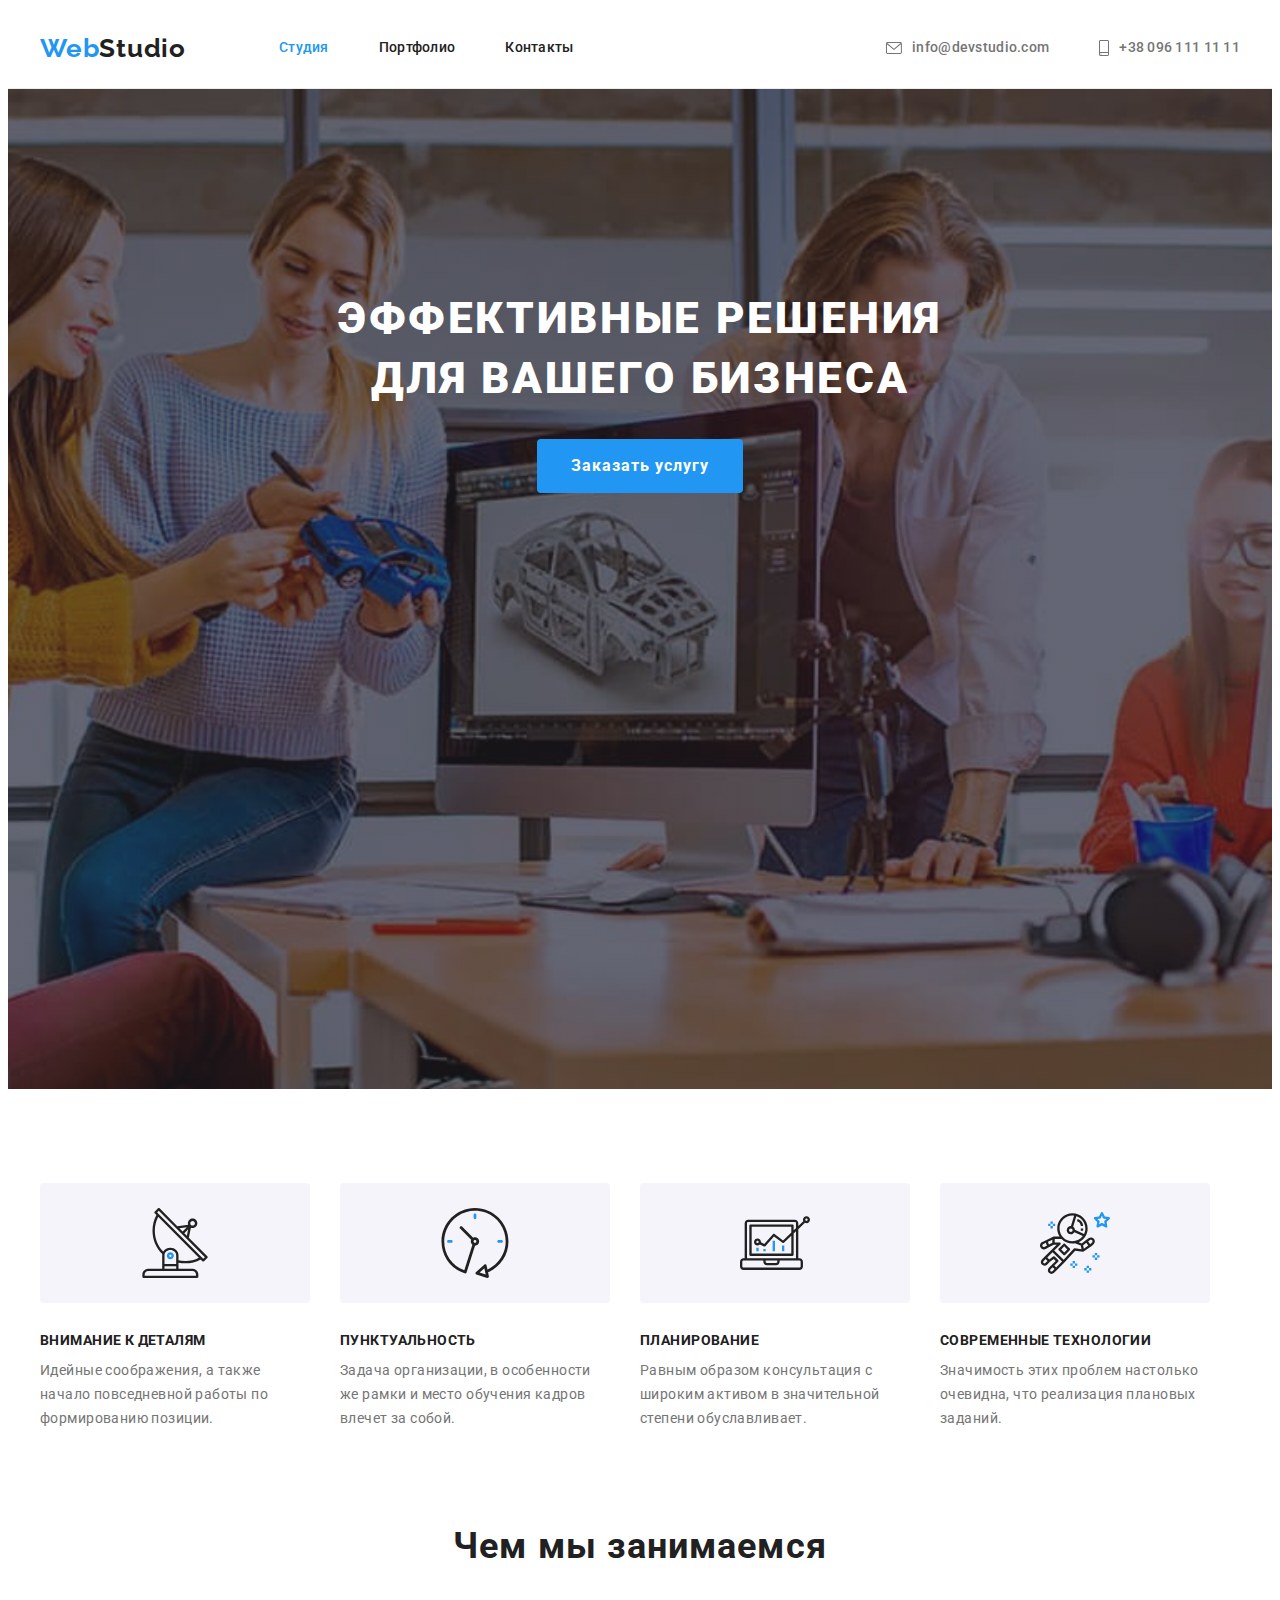
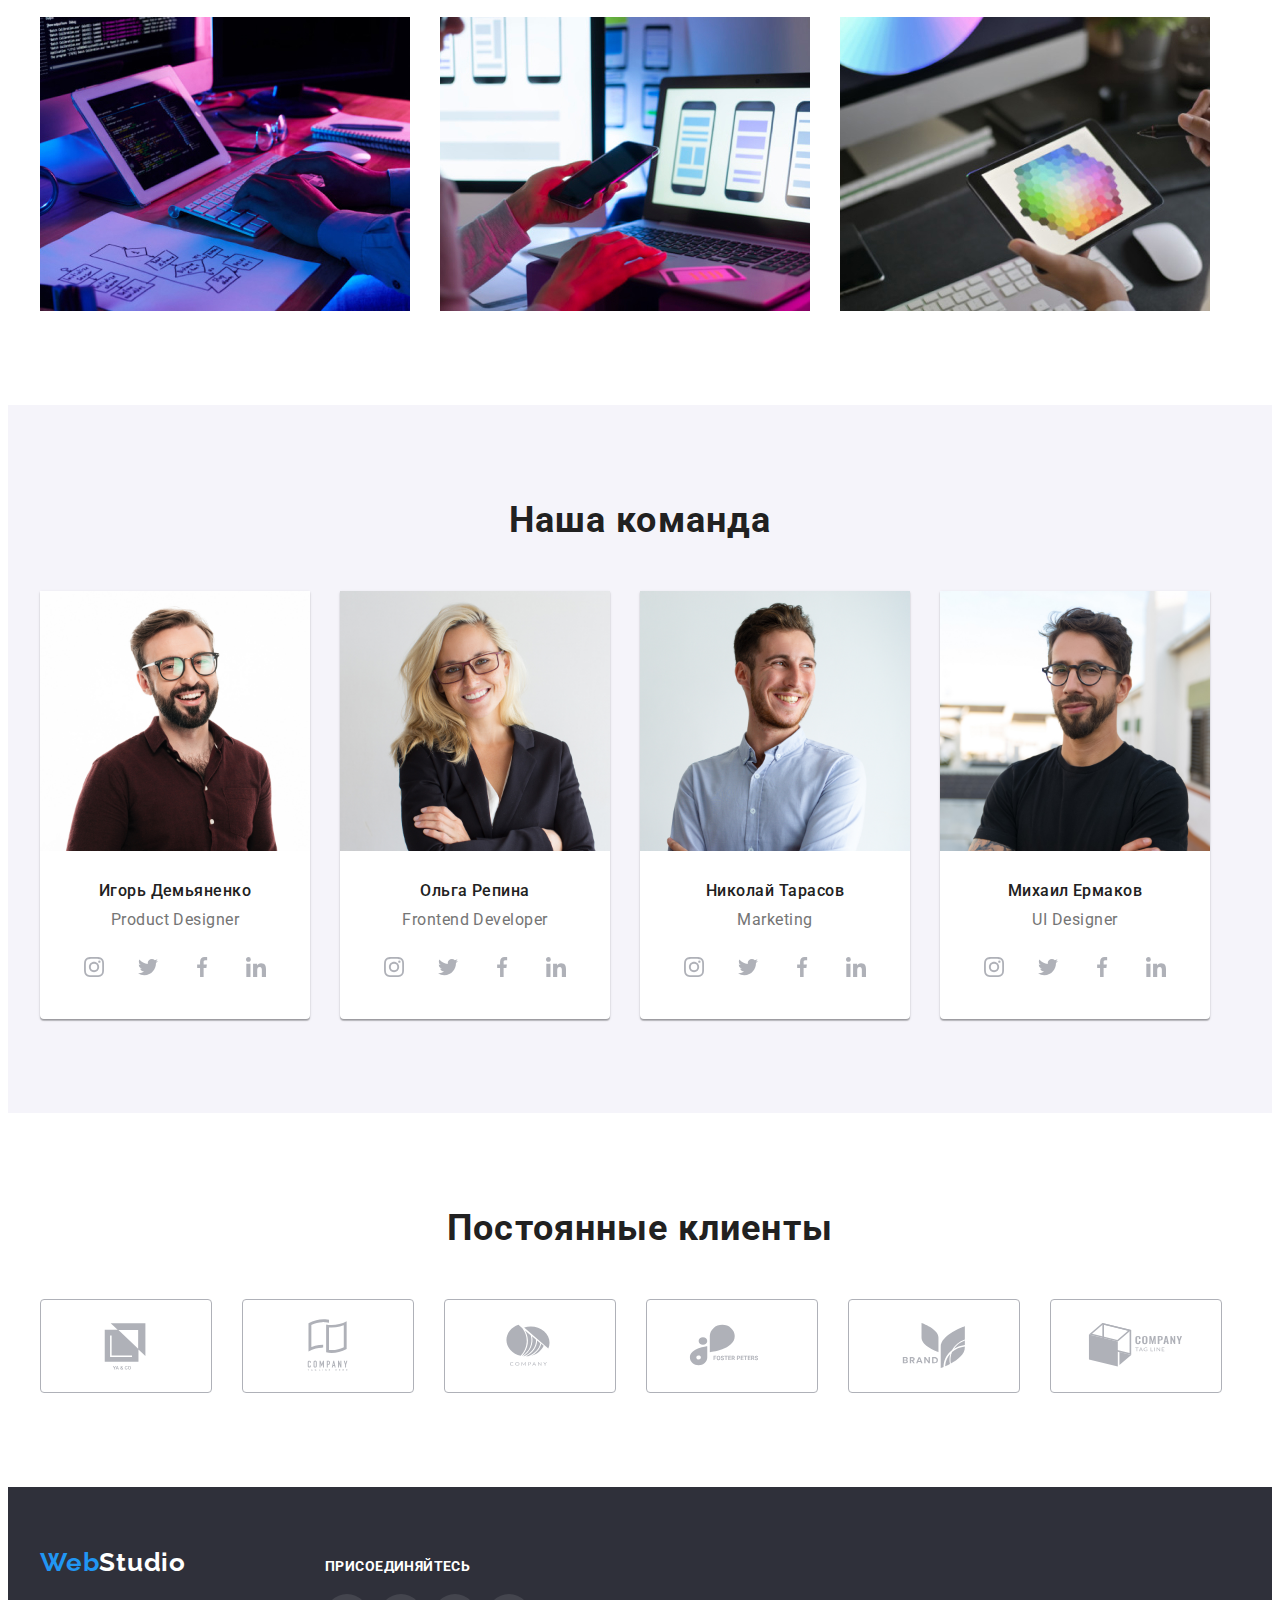
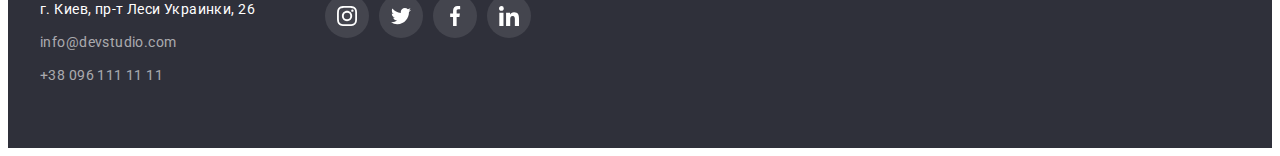
<file: index.html>
<!DOCTYPE html>
<html lang="ru">
  <head>
    <meta charset="UTF-8" />
    <meta http-equiv="X-UA-Compatible" content="IE=edge" />
    <meta name="viewport" content="width=device-width, initial-scale=1.0" />
    <title>Document</title>
    <!--Project fonts-->
<link rel="preconnect" href="https://fonts.googleapis.com">
<link rel="preconnect" href="https://fonts.gstatic.com" crossorigin>
<link href="https://fonts.googleapis.com/css2?family=Raleway:wght@700&family=Roboto:wght@400;500;700;900&display=swap"
  rel="stylesheet">
  <!--Normalize styles-->
  <link rel="stylesheet" href="https://cdnjs.cloudflare.com/ajax/libs/modern-normalize/1.1.0/modern-normalize.min.css"
    integrity="sha512-wpPYUAdjBVSE4KJnH1VR1HeZfpl1ub8YT/NKx4PuQ5NmX2tKuGu6U/JRp5y+Y8XG2tV+wKQpNHVUX03MfMFn9Q=="
    crossorigin="anonymous" referrerpolicy="no-referrer" />
    <!--Customs styles-->
    <link rel="stylesheet" href="./css/styles.css">
  </head>
  <body>
    <!-- Шапка сайта -->
    <header class="header">
      <div class="container header-container">
        <a class="logo link" href="index.html" lang="en">Web<span class="logo-right">Studio</span></a>
        <nav class="nav">
          <ul class="nav-list">
            <li class="nav-item"><a class="link nav-link current" href="#">Студия</a></li>
            <li class="nav-item"><a class="link nav-link" href="./portfolio.html">Портфолио</a></li>
            <li class="nav-item"><a class="link nav-link" href="#contact">Контакты</a></li>
          </ul>
        </nav>
        <ul class="contact-list">
            <li class="nav-item">
              <a class="link header-contact" href="mailto:info@devstudio.com">
                <svg class="contact-icon" width="16" height="12">
                  <use href="./images/icons.svg#icon-envelope"></use>
                </svg>
                info@devstudio.com</a>
            </li>
            <li class="nav-item"> 
              <a class="link header-contact" href="tel:+380961111111">
                <svg class="contact-icon" width="10" height="16">
                  <use href="./images/icons.svg#icon-smartphone"></use>
                </svg>
                +38 096 111 11 11</a>
            </li>
        </ul>
      </div>
    </header>
    
    <main>
      <!-- секция герой -->
      <section class="hero">
        <div class="container hero-container">
          <h1 class="hero-title">Эффективные решения для вашего бизнеса</h1>
          <button class="btn hero-button" type="button">Заказать услугу</button>
        </div>
      </section>
      <!-- секция про нас -->
      <section class="about section">
      <div class="container">
          <h2 class="visually-hidden">Наши преимущества</h2>
          <ul class="about-list">
            <li class="about-item">
              <div class="about-icon-bg">
                <svg class="about-icon" width="70" height="70">
                  <use href="./images/icons.svg#icon-antenna"></use>
                </svg>
              </div>
              <h3 class="about-title">Внимание к деталям</h3>
              <p class="about-text">Идейные соображения, а также начало повседневной работы по формированию позиции.</p>
            </li>
            <li class="about-item">
              <div class="about-icon-bg">
                <svg class="about-icon" width="70" height="70">
                  <use href="./images/icons.svg#icon-clock"></use>
                </svg>
              </div>
              <h3 class="about-title">Пунктуальность</h3>
              <p class="about-text">
                Задача организации, в особенности же рамки и место обучения кадров влечет за собой.
              </p>
            </li>
            <li class="about-item">
              <div class="about-icon-bg">
                <svg class="about-icon" width="70" height="70">
                  <use href="./images/icons.svg#icon-diagram"></use>
                </svg>
              </div>
              <h3 class="about-title">Планирование</h3>
              <p class="about-text">
                Равным образом консультация с широким активом в значительной степени обуславливает.
              </p>
            </li>
            <li class="about-item">
              <div class="about-icon-bg">
                <svg class="about-icon" width="70" height="70">
                  <use href="./images/icons.svg#icon-astronaut"></use>
                </svg>
              </div>
              <h3 class="about-title">Современные технологии</h3>
              <p class="about-text">Значимость этих проблем настолько очевидна, что реализация плановых заданий.</p>
            </li>
          </ul>
      </div>
      </section>
      <!-- секция чем мы занимаемся -->
      <section class="doing section">
        <div class="container">
            <h2 class="doing-title">Чем мы занимаемся</h2>
            <ul class="doing-list">
              <li class="doing-item">
                <img class="doing-image" src="./images/doing/img-1.jpg" alt="програмист пишет код" width="370" height="294" />
              </li>
              <li class="doing-item">
                <img class="doing-image" src="./images/doing/img-2.jpg" alt="разработка мобильных приложений" width="370"
                  height="294" />
              </li>
              <li class="doing-item">
                <img class="doing-image" src="./images/doing/img-3.jpg" alt="палитра на планшете" width="370" height="294" />
              </li>
            </ul>
        </div>
      </section>
      <!-- секция наша команда -->
      <section class="team section">
       <div class="container">
          <h2 class="team-title">Наша команда</h2>
          <ul class="team-list">
            <li class="team-item">
              <img class="team-img" src="./images/team/img-1.jpg" alt="Игорь Демьяненко" width="270" height="260" />
              <div class="team-title-text">
                <h3 class="team-img-title">Игорь Демьяненко</h3>
                <p class="team-img-text" lang="en">Product Designer</p>
                <ul class="socials list">
                  <li class="social-item">
                    <a class="social-link link" href="" target="_blank" rel="noopener noreferrer" aria-label="иконка инстаграм">
                      <svg class="social-icon" width="20" height="20">
                        <use href="./images/icons.svg#icon-instagram"></use>
                      </svg>                      
                    </a>
                  </li>
                  <li class="social-item">
                    <a class="social-link link" href="" target="_blank" rel="noopener noreferrer" aria-label="иконка твиттер">
                      <svg class="social-icon" width="20" height="20">
                        <use href="./images/icons.svg#icon-twitter"></use>
                      </svg>
                    </a>
                  </li>
                  <li class="social-item">
                    <a class="social-link link" href="" target="_blank" rel="noopener noreferrer" aria-label="иконка фейсбук">
                      <svg class="social-icon" width="20" height="20">
                        <use href="./images/icons.svg#icon-facebook"></use>
                      </svg>
                    </a>
                  </li>
                  <li class="social-item">
                    <a class="social-link link" href="" target="_blank" rel="noopener noreferrer" aria-label="иконка линкедын">
                      <svg class="social-icon" width="20" height="20">
                        <use href="./images/icons.svg#icon-linkedin"></use>
                      </svg>
                    </a>
                  </li>
                </ul>
              </div>              
            </li>
            <li class="team-item">
              <img class="team-img" src="./images/team/img-2.jpg" alt="Ольга Репина" width="270" height="260" />
              <div class="team-title-text">
                <h3 class="team-img-title">Ольга Репина</h3>
                <p class="team-img-text" lang="en">Frontend Developer</p>
                <ul class="socials list">
                  <li class="social-item">
                    <a class="social-link link" href="" target="_blank" rel="noopener noreferrer" aria-label="иконка инстаграм">
                      <svg class="social-icon" width="20" height="20">
                        <use href="./images/icons.svg#icon-instagram"></use>
                      </svg>
                    </a>
                  </li>
                  <li class="social-item">
                    <a class="social-link link" href="" target="_blank" rel="noopener noreferrer" aria-label="иконка твиттер">
                      <svg class="social-icon" width="20" height="20">
                        <use href="./images/icons.svg#icon-twitter"></use>
                      </svg>
                    </a>
                  </li>
                  <li class="social-item">
                    <a class="social-link link" href="" target="_blank" rel="noopener noreferrer" aria-label="иконка фейсбук">
                      <svg class="social-icon" width="20" height="20">
                        <use href="./images/icons.svg#icon-facebook"></use>
                      </svg>
                    </a>
                  </li>
                  <li class="social-item">
                    <a class="social-link link" href="" target="_blank" rel="noopener noreferrer" aria-label="иконка линкедын">
                      <svg class="social-icon" width="20" height="20">
                        <use href="./images/icons.svg#icon-linkedin"></use>
                      </svg>
                    </a>
                  </li>
                </ul>
              </div>
            </li>
            <li class="team-item">
              <img class="team-img" src="./images/team/img-3.jpg" alt="Николай Тарасов" width="270" height="260" />
              <div class="team-title-text">
                  <h3 class="team-img-title">Николай Тарасов</h3>
                  <p class="team-img-text" lang="en">Marketing</p>
                  <ul class="socials list">
                    <li class="social-item">
                      <a class="social-link link" href="" target="_blank" rel="noopener noreferrer" aria-label="иконка инстаграм">
                        <svg class="social-icon" width="20" height="20">
                          <use href="./images/icons.svg#icon-instagram"></use>
                        </svg>
                      </a>
                    </li>
                    <li class="social-item">
                      <a class="social-link link" href="" target="_blank" rel="noopener noreferrer" aria-label="иконка твиттер">
                        <svg class="social-icon" width="20" height="20">
                          <use href="./images/icons.svg#icon-twitter"></use>
                        </svg>
                      </a>
                    </li>
                    <li class="social-item">
                      <a class="social-link link" href="" target="_blank" rel="noopener noreferrer" aria-label="иконка фейсбук">
                        <svg class="social-icon" width="20" height="20">
                          <use href="./images/icons.svg#icon-facebook"></use>
                        </svg>
                      </a>
                    </li>
                    <li class="social-item">
                      <a class="social-link link" href="" target="_blank" rel="noopener noreferrer" aria-label="иконка линкедын">
                        <svg class="social-icon" width="20" height="20">
                          <use href="./images/icons.svg#icon-linkedin"></use>
                        </svg>
                      </a>
                    </li>
                  </ul>
              </div>            
            </li>
            <li class="team-item">
              <img class="team-img" src="./images/team/img-4.jpg" alt="Михаил Ермаков" width="270" height="260" />
              <div class="team-title-text">
                <h3 class="team-img-title">Михаил Ермаков</h3>
                <p class="team-img-text" lang="en">UI Designer</p>
                <ul class="socials list">
                  <li class="social-item">
                    <a class="social-link link" href="" target="_blank" rel="noopener noreferrer" aria-label="иконка инстаграм">
                      <svg class="social-icon" width="20" height="20">
                        <use href="./images/icons.svg#icon-instagram"></use>
                      </svg>
                    </a>
                  </li>
                  <li class="social-item">
                    <a class="social-link link" href="" target="_blank" rel="noopener noreferrer" aria-label="иконка твиттер">
                      <svg class="social-icon" width="20" height="20">
                        <use href="./images/icons.svg#icon-twitter"></use>
                      </svg>
                    </a>
                  </li>
                  <li class="social-item">
                    <a class="social-link link" href="" target="_blank" rel="noopener noreferrer" aria-label="иконка фейсбук">
                      <svg class="social-icon" width="20" height="20">
                        <use href="./images/icons.svg#icon-facebook"></use>
                      </svg>
                    </a>
                  </li>
                  <li class="social-item">
                    <a class="social-link link" href="" target="_blank" rel="noopener noreferrer" aria-label="иконка линкедын">
                      <svg class="social-icon" width="20" height="20">
                        <use href="./images/icons.svg#icon-linkedin"></use>
                      </svg>
                    </a>
                  </li>
                </ul>
              </div>
            </li>
          </ul>
       </div>
      </section>

      <!-- секция постоянные клиенты -->
      <section class="clients section">
        <div class="container">
          <h2 class="clients-title">Постоянные клиенты</h2>
          <ul class="clients-list">
            <li class="clients-item">
             <a class="clients-link" href="">
              <svg class="clients-icon" width="106" height="60">
                <use href="./images/icons.svg#icon-logo1"></use>
              </svg>
             </a>
            </li>
            <li class="clients-item">
              <a class="clients-link" href="">
                <svg class="clients-icon" width="106" height="60">
                  <use href="./images/icons.svg#icon-logo2"></use>
                </svg>
              </a>
            </li>
            <li class="clients-item">
              <a class="clients-link" href="">
                <svg class="clients-icon" width="106" height="60">
                  <use href="./images/icons.svg#icon-logo3"></use>
                </svg>
              </a>
            </li>
            <li class="clients-item">
              <a class="clients-link" href="">
                <svg class="clients-icon" width="106" height="60">
                  <use href="./images/icons.svg#icon-logo4"></use>
                </svg>
              </a>
            </li>
            <li class="clients-item">
              <a class="clients-link" href="">
                <svg class="clients-icon" width="106" height="60">
                  <use href="./images/icons.svg#icon-logo5"></use>
                </svg>
              </a>
            </li>
            <li class="clients-item">
              <a class="clients-link" href="">
                <svg class="clients-icon" width="106" height="60">
                  <use href="./images/icons.svg#icon-logo6"></use>
                </svg>
              </a>
            </li>
            
           
          </ul>
        </div>
      </section>
    </main>
    <!-- подвал сайта -->
    <footer class="footer" id="contact">
     <div class="footer-container container">
       <div class="contact-footer">
          <a class="logo link link-footer" href="index.html" lang="en">Web<span class="logo-footer-right">Studio</span></a>
          <address>
            <ul class="adress-list">
              <li class="footer-item">
                <a class="link footer-address-link" href="https://bit.ly/3pXMvUd" target="_blank" rel="noopener noreferrer">г.
                  Киев, пр-т Леси Украинки, 26</a>
              </li>
              <li class="footer-item">
                <a class="link footer-contact" href="mailto:info@devstudio.com">info@devstudio.com</a>
              </li>
              <li class="footer-item">
                <a class="link footer-contact" href="tel:+380961111111">+38 096 111 11 11</a>
              </li>
            </ul>
          </address>
       </div>
    
        <div class="social-footer">
          <h3 class="social-title">присоединяйтесь</h3>
          <ul class="socials-footer-list list">
            <li class="footer-social-item">
              <a class="footer-social-link link" href="" target="_blank" rel="noopener noreferrer" aria-label="иконка инстаграм">
                <svg class="footer-social-icon" width="20" height="20">
                  <use href="./images/icons.svg#icon-instagram"></use>
                </svg>
              </a>
            </li>
            <li class="social-item">
              <a class="footer-social-link link" href="" target="_blank" rel="noopener noreferrer" aria-label="иконка инстаграм">
                <svg class="footer-social-icon" width="20" height="20">
                  <use href="./images/icons.svg#icon-twitter"></use>
                </svg>
              </a>
            </li>
            <li class="social-item">
              <a class="footer-social-link link" href="" target="_blank" rel="noopener noreferrer" aria-label="иконка инстаграм">
                <svg class="footer-social-icon" width="20" height="20">
                  <use href="./images/icons.svg#icon-facebook"></use>
                </svg>
              </a>
            </li>
            <li class="social-item">
              <a class="footer-social-link link" href="" target="_blank" rel="noopener noreferrer" aria-label="иконка инстаграм">
                <svg class="footer-social-icon" width="20" height="20">
                  <use href="./images/icons.svg#icon-linkedin"></use>
                </svg>
              </a>
            </li>
          </ul>
        </div>
     </div>
    </footer>
  </body>
</html>
</file>
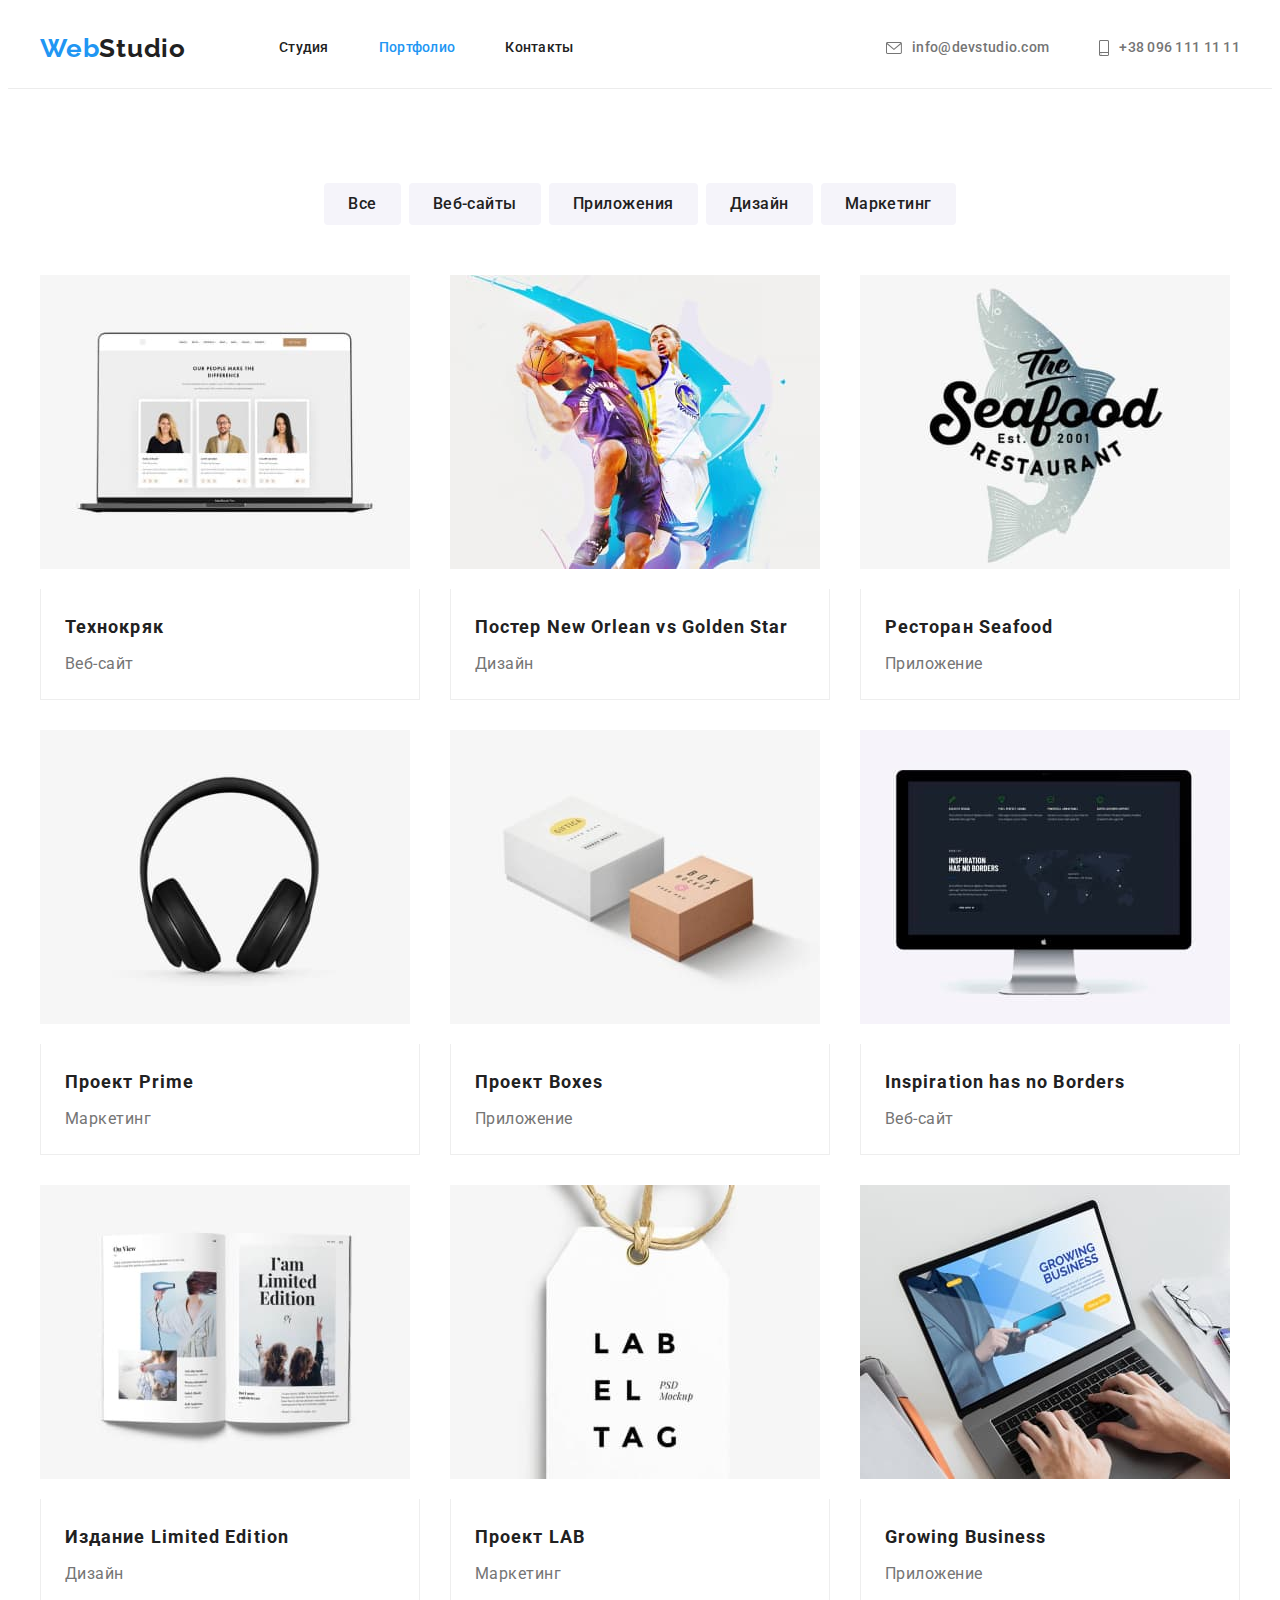
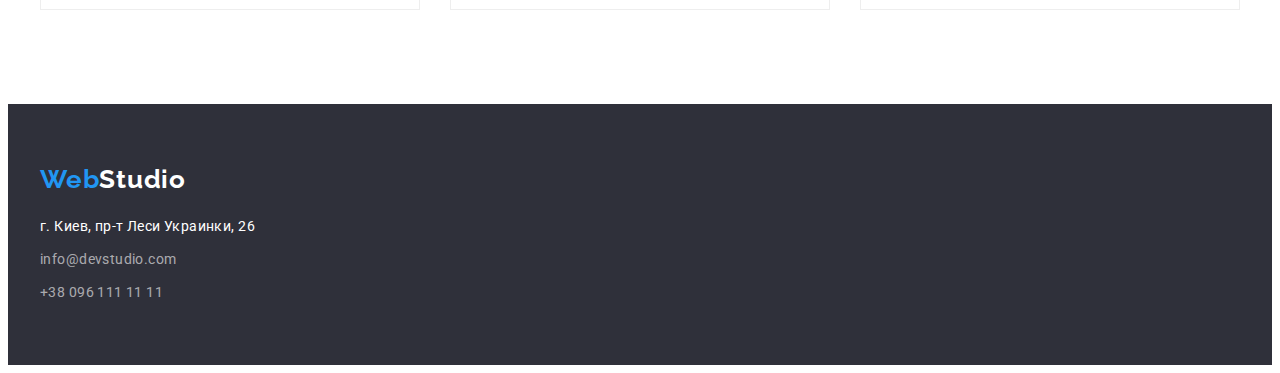
<file: portfolio.html>
<!DOCTYPE html>
<html lang="ru">
<head>
    <meta charset="UTF-8">
    <meta http-equiv="X-UA-Compatible" content="IE=edge">
    <meta name="viewport" content="width=device-width, initial-scale=1.0">
    <title>Document</title>
        <!--Project fonts-->
        <link rel="preconnect" href="https://fonts.googleapis.com">
        <link rel="preconnect" href="https://fonts.gstatic.com" crossorigin>
        <link href="https://fonts.googleapis.com/css2?family=Raleway:wght@700&family=Roboto:wght@400;500;700;900&display=swap"
            rel="stylesheet">
        <!--Normalize styles-->
            <link rel="stylesheet" href="https://cdnjs.cloudflare.com/ajax/libs/modern-normalize/1.1.0/modern-normalize.min.css"
                integrity="sha512-wpPYUAdjBVSE4KJnH1VR1HeZfpl1ub8YT/NKx4PuQ5NmX2tKuGu6U/JRp5y+Y8XG2tV+wKQpNHVUX03MfMFn9Q=="
                crossorigin="anonymous" referrerpolicy="no-referrer" />
        <!--Customs styles-->
    <link rel="stylesheet" href="./css/styles.css">
</head>
<body>
    <!-- Шапка сайта -->
<header class="header">
 <div class="container header-container">
     <a class="logo link" href="index.html" lang="en">Web<span class="logo-right">Studio</span></a>
    <nav class="nav">
        <ul class="nav-list">
            <li class="nav-item"><a class="link nav-link" href="./index.html">Студия</a></li>
            <li class="nav-item"><a class="link nav-link current" href="">Портфолио</a></li>
            <li class="nav-item"><a class="link nav-link" href="#">Контакты</a></li>
        </ul>
    </nav>
        <ul class="contact-list">
            <li class="nav-item">
                <a class="link header-contact" href="mailto:info@devstudio.com">
                    <svg class="contact-icon" width="16" height="12">
                        <use href="./images/icons.svg#icon-envelope"></use>
                    </svg>
                    info@devstudio.com</a>
            </li>
            <li class="nav-item">
                <a class="link header-contact" href="tel:+380961111111">
                    <svg class="contact-icon" width="10" height="16">
                        <use href="./images/icons.svg#icon-smartphone"></use>
                    </svg>
                    +38 096 111 11 11</a>
            </li>
        </ul>
</div>
</header>

<!-- секция портфолио -->
<main>
    <section class="section portfolio">
        <div class="container">
            <h1 hidden>Портфолио</h1>
            <ul class="filter-list">
                <li class="filter-item"><button class="btn filter-btn" type="button">Все</button></li>
                <li class="filter-item"><button class="btn filter-btn" type="button">Веб-сайты</button></li>
                <li class="filter-item"><button class="btn filter-btn" type="button">Приложения</button></li>
                <li class="filter-item"><button class="btn filter-btn" type="button">Дизайн</button></li>
                <li class="filter-item"><button class="btn filter-btn" type="button">Маркетинг</button></li>
            </ul>
            <ul class="gallery-list">
                <li class="gallery-item">
                    <a class="link gallery-link" href="">
                        <img class="gallery-img" src="./images/portfolio/tech.jpg" alt="на экране ноутбука трое людей" width="370" height="294">
                        <div class="gallery-title-text">
                            <h2 class="gallery-title">Технокряк</h2>
                            <p class="gallery-text">Веб-сайт</p>
                        </div>                       
                    </a>
                </li>
                <li class="gallery-item">
                    <a class="link gallery-link" href="">
                        <img class="gallery-img" src="./images/portfolio/poster.jpg" alt="два баскетболиста" width="370" height="294">
                        <div class="gallery-title-text">
                            <h2 class="gallery-title">Постер <span lang="en">New Orlean vs Golden Star</span> </h2>
                            <p class="gallery-text">Дизайн</p>
                        </div>                       
                    </a>
                </li>
                <li class="gallery-item">
                    <a class="link gallery-link" href="">
                        <img class="gallery-img" src="./images/portfolio/rest.jpg" alt="логотип ресторан сефуд" width="370" height="294">
                        <div class="gallery-title-text">
                            <h2 class="gallery-title">Ресторан <span lang="en">Seafood</span></h2>
                            <p class="gallery-text">Приложение</p>
                        </div>                        
                    </a>
                </li>
                <li class="gallery-item">
                    <a class="link gallery-link" href="">
                        <img class="gallery-img" src="./images/portfolio/prime.jpg" alt="наушники" width="370" height="294">
                        <div class="gallery-title-text">
                            <h2 class="gallery-title">Проект <span lang="en">Prime</span></h2>
                            <p class="gallery-text">Маркетинг</p>
                        </div>                       
                    </a>
                </li>
                <li class="gallery-item">
                    <a class="link gallery-link" href="">
                        <img class="gallery-img" src="./images/portfolio/boxes.jpg" alt="коробки" width="370" height="294">
                        
                        <div class="gallery-title-text">
                            <h2 class="gallery-title">Проект <span lang="en">Boxes</span></h2>
                            <p class="gallery-text">Приложение</p>
                        </div>                       
                    </a>
                </li>
                <li class="gallery-item">
                    <a class="link gallery-link" href="">
                        <img class="gallery-img" src="./images/portfolio/inspiration.jpg" alt="экран монитора" width="370" height="294">
                        <div class="gallery-title-text">
                            <h2 class="gallery-title" lang="en">Inspiration has no Borders</h2>
                            <p class="gallery-text">Веб-сайт</p>
                        </div>                       
                    </a>
                </li>
                <li class="gallery-item">
                    <a class="link gallery-link" href="">
                        <img class="gallery-img" src="./images/portfolio/limited.jpg" alt="страницы журнала" width="370" height="294">
                        <div class="gallery-title-text">
                            <h2 class="gallery-title">Издание <span lang="en">Limited Edition</span></h2>
                            <p class="gallery-text">Дизайн</p>
                        </div>                        
                    </a>
                </li>
                <li class="gallery-item">
                    <a class="link gallery-link" href="">
                        <img class="gallery-img" src="./images/portfolio/lab.jpg" alt="бирка" width="370" height="294">
                        <div class="gallery-title-text">
                            <h2 class="gallery-title">Проект <span lang="en">LAB</span></h2>
                            <p class="gallery-text">Маркетинг</p>
                        </div>

                    </a>
                </li>
                <li class="gallery-item">
                    <a class="link gallery-link" href="">
                        <img class="gallery-img" src="./images/portfolio/growing.jpg" alt="руки на клавиатуре открытого ноутбука" width="370"
                            height="294">                        
                        <div class="gallery-title-text">
                            <h2 class="gallery-title" lang="en">Growing Business</h2>
                            <p class="gallery-text">Приложение</p>
                        </div>                        
                    </a>
                </li>
            </ul>
        </div>

    </section>

</main>
    <!-- подвал сайта -->
    <footer class="footer">
    <div class="container">
        <a class="logo link link-footer" href="index.html" lang="en">Web<span class="logo-footer-right">Studio</span></a>
        <address>
            <ul>
                <li class="footer-item">
                    <a class="link footer-address-link" href="https://bit.ly/3pXMvUd" target="_blank"
                        rel="noopener noreferrer">г.
                        Киев, пр-т Леси Украинки, 26</a>
                </li>
                <li class="footer-item">
                    <a class="link footer-contact" href="mailto:info@devstudio.com">info@devstudio.com</a>
                </li>
                <li class="footer-item">
                    <a class="link footer-contact" href="tel:+380961111111">+38 096 111 11 11</a>
                </li>
            </ul>
        </address>
    </div>
    </footer>
</body>
</html>
</file>
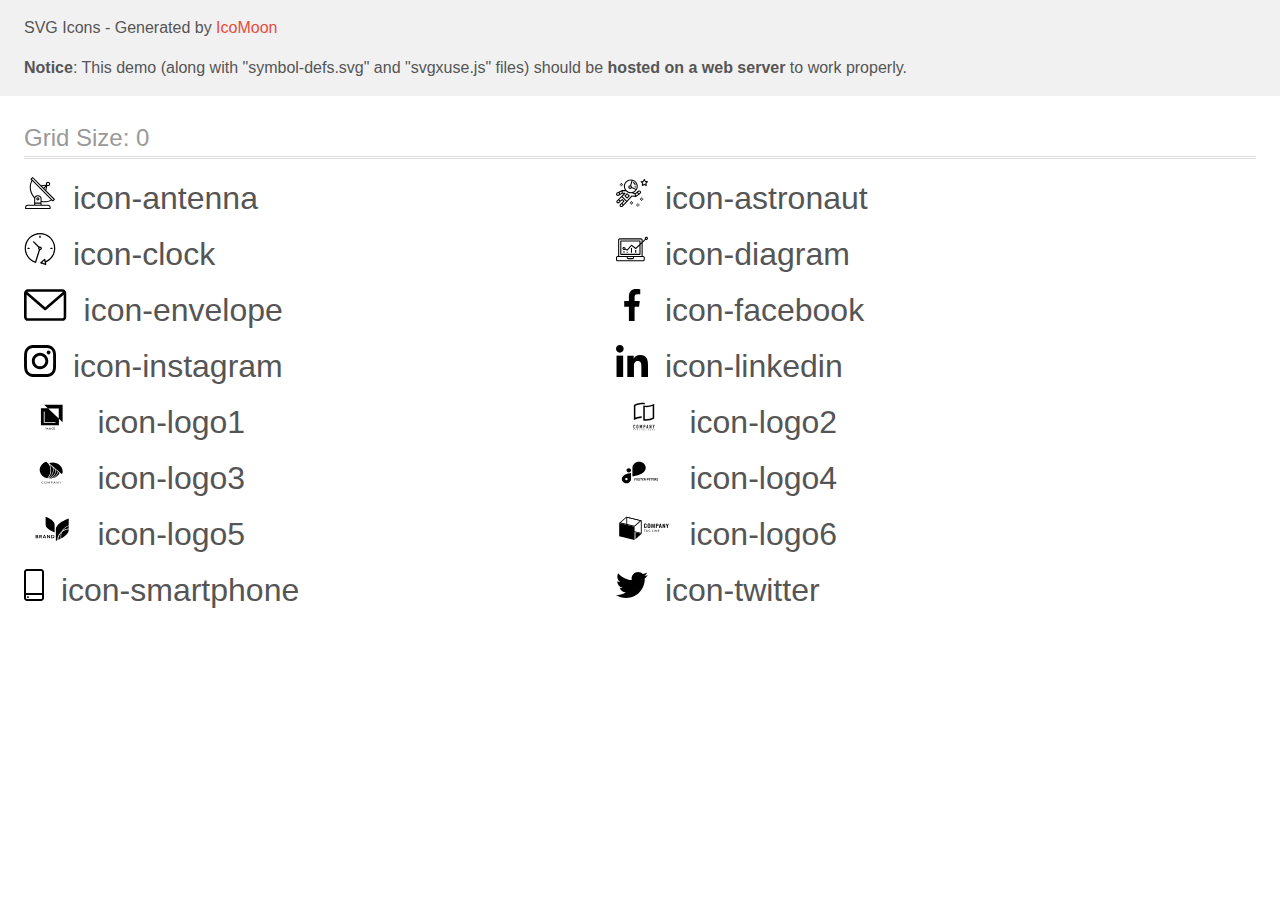
<file: images/icons/demo-external-svg.html>
<!doctype html>
<html>
<head>
    <title>IcoMoon - SVG Icons</title>
    <meta charset="utf-8">
    <meta name="viewport" content="width=device-width, initial-scale=1">
    <link rel="stylesheet" href="demo-files/demo.css">
    <link rel="stylesheet" href="style.css">
</head>
<body>
<header class="bgc1 clearfix">
<div class="mhl">
    <p>SVG Icons - Generated by <a href="https://icomoon.io/app">IcoMoon</a></p><p><strong>Notice</strong>: This demo (along with "symbol-defs.svg" and "svgxuse.js" files) should be <b>hosted on a web server</b> to work properly.</p>
</div>
</header>
    <div class="clearfix mhl ptl">
        <h1 class="mvm mtn fgc1">Grid Size: 0</h1>
        <div class="glyph fs1">
            <div class="clearfix pbs">
                <svg class="icon icon-antenna"><use xlink:href="symbol-defs.svg#icon-antenna"></use></svg><span class="name"> icon-antenna</span>
            </div>
        </div>
        <div class="glyph fs1">
            <div class="clearfix pbs">
                <svg class="icon icon-astronaut"><use xlink:href="symbol-defs.svg#icon-astronaut"></use></svg><span class="name"> icon-astronaut</span>
            </div>
        </div>
        <div class="glyph fs1">
            <div class="clearfix pbs">
                <svg class="icon icon-clock"><use xlink:href="symbol-defs.svg#icon-clock"></use></svg><span class="name"> icon-clock</span>
            </div>
        </div>
        <div class="glyph fs1">
            <div class="clearfix pbs">
                <svg class="icon icon-diagram"><use xlink:href="symbol-defs.svg#icon-diagram"></use></svg><span class="name"> icon-diagram</span>
            </div>
        </div>
        <div class="glyph fs1">
            <div class="clearfix pbs">
                <svg class="icon icon-envelope"><use xlink:href="symbol-defs.svg#icon-envelope"></use></svg><span class="name"> icon-envelope</span>
            </div>
        </div>
        <div class="glyph fs1">
            <div class="clearfix pbs">
                <svg class="icon icon-facebook"><use xlink:href="symbol-defs.svg#icon-facebook"></use></svg><span class="name"> icon-facebook</span>
            </div>
        </div>
        <div class="glyph fs1">
            <div class="clearfix pbs">
                <svg class="icon icon-instagram"><use xlink:href="symbol-defs.svg#icon-instagram"></use></svg><span class="name"> icon-instagram</span>
            </div>
        </div>
        <div class="glyph fs1">
            <div class="clearfix pbs">
                <svg class="icon icon-linkedin"><use xlink:href="symbol-defs.svg#icon-linkedin"></use></svg><span class="name"> icon-linkedin</span>
            </div>
        </div>
        <div class="glyph fs1">
            <div class="clearfix pbs">
                <svg class="icon icon-logo1"><use xlink:href="symbol-defs.svg#icon-logo1"></use></svg><span class="name"> icon-logo1</span>
            </div>
        </div>
        <div class="glyph fs1">
            <div class="clearfix pbs">
                <svg class="icon icon-logo2"><use xlink:href="symbol-defs.svg#icon-logo2"></use></svg><span class="name"> icon-logo2</span>
            </div>
        </div>
        <div class="glyph fs1">
            <div class="clearfix pbs">
                <svg class="icon icon-logo3"><use xlink:href="symbol-defs.svg#icon-logo3"></use></svg><span class="name"> icon-logo3</span>
            </div>
        </div>
        <div class="glyph fs1">
            <div class="clearfix pbs">
                <svg class="icon icon-logo4"><use xlink:href="symbol-defs.svg#icon-logo4"></use></svg><span class="name"> icon-logo4</span>
            </div>
        </div>
        <div class="glyph fs1">
            <div class="clearfix pbs">
                <svg class="icon icon-logo5"><use xlink:href="symbol-defs.svg#icon-logo5"></use></svg><span class="name"> icon-logo5</span>
            </div>
        </div>
        <div class="glyph fs1">
            <div class="clearfix pbs">
                <svg class="icon icon-logo6"><use xlink:href="symbol-defs.svg#icon-logo6"></use></svg><span class="name"> icon-logo6</span>
            </div>
        </div>
        <div class="glyph fs1">
            <div class="clearfix pbs">
                <svg class="icon icon-smartphone"><use xlink:href="symbol-defs.svg#icon-smartphone"></use></svg><span class="name"> icon-smartphone</span>
            </div>
        </div>
        <div class="glyph fs1">
            <div class="clearfix pbs">
                <svg class="icon icon-twitter"><use xlink:href="symbol-defs.svg#icon-twitter"></use></svg><span class="name"> icon-twitter</span>
            </div>
        </div>
  </div>
<script defer src="svgxuse.js"></script>
</body>
</html>
</file>
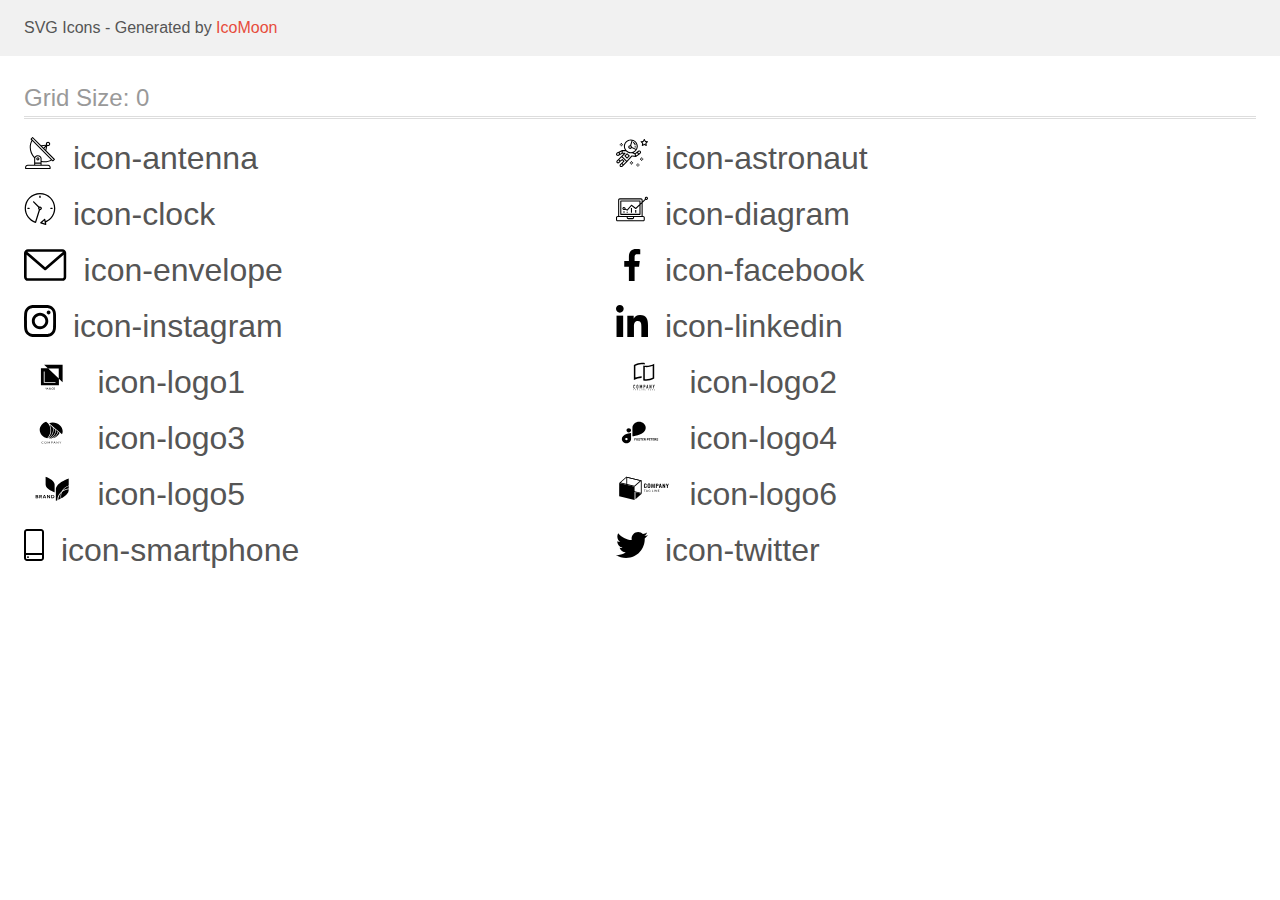
<file: images/icons/demo.html>
<!doctype html>
<html>
<head>
    <title>IcoMoon - SVG Icons</title>
    <meta charset="utf-8">
    <meta name="viewport" content="width=device-width, initial-scale=1">
    <link rel="stylesheet" href="demo-files/demo.css">
    <link rel="stylesheet" href="style.css">
</head>
<body>
<svg aria-hidden="true" style="position: absolute; width: 0; height: 0; overflow: hidden;" version="1.1" xmlns="http://www.w3.org/2000/svg" xmlns:xlink="http://www.w3.org/1999/xlink">
<defs>
<symbol id="icon-antenna" viewBox="0 0 32 32">
<path d="M30.773 22.098l-8.443-8.505 0.937-4.615c0.242 0.094 0.499 0.144 0.758 0.146h0.006c1.192 0.014 2.17-0.941 2.184-2.133s-0.941-2.17-2.133-2.184c-1.192-0.014-2.17 0.941-2.184 2.133-0.003 0.255 0.039 0.509 0.125 0.749l-4.96 0.605-8.091-8.133c-0.099-0.101-0.235-0.159-0.377-0.16-0.14 0.001-0.274 0.056-0.373 0.155l-1.513 1.504c-0.208 0.208-0.208 0.546 0 0.754l0.814 0.826c-3.153 5.798-2.129 12.978 2.519 17.663 0.043 0.041 0.092 0.074 0.146 0.098-0.034 0.18-0.051 0.364-0.052 0.547v6.187h-6.4c-1.472 0.002-2.665 1.195-2.667 2.667v1.067c0 0.295 0.239 0.533 0.533 0.533h24.533c0.295 0 0.533-0.239 0.533-0.533v-1.067c-0.002-1.472-1.195-2.665-2.667-2.667h-6.4v-2.742c1.003 0.21 2.024 0.317 3.049 0.32 2.458-0.003 4.877-0.615 7.040-1.783l0.818 0.823c0.099 0.101 0.235 0.159 0.377 0.16 0.14-0.001 0.274-0.056 0.373-0.155l1.513-1.504c0.208-0.208 0.208-0.546 0-0.754zM23.28 6.233c0.418-0.415 1.093-0.414 1.508 0.004s0.414 1.093-0.004 1.508c-0.2 0.199-0.47 0.31-0.752 0.31h-0.003c-0.589-0.003-1.064-0.483-1.061-1.072 0.002-0.282 0.115-0.552 0.314-0.751h-0.002zM22.024 9.738l-0.598 2.946-1.175-1.182 1.774-1.763zM21.419 8.836l-1.92 1.909-1.485-1.493 3.405-0.415zM24.004 28.8c0.884 0 1.6 0.716 1.6 1.6v0.533h-23.467v-0.533c0-0.884 0.716-1.6 1.6-1.6h20.267zM16.537 26.667v1.067h-5.333v-1.067h5.333zM11.204 25.6v-4.053c0-1.294 1.196-2.347 2.667-2.347s2.667 1.053 2.667 2.347v4.053h-5.333zM17.604 23.904v-2.357c0-1.882-1.675-3.413-3.733-3.413-1.331-0.020-2.576 0.657-3.281 1.786-4.058-4.274-4.971-10.645-2.279-15.887l18.602 18.708c-2.872 1.461-6.165 1.873-9.309 1.163zM28.893 23.22l-21.057-21.181 0.755-0.752 7.935 7.98c0.004 0 0.006 0.007 0.010 0.010l13.115 13.191-0.757 0.752z"></path>
<path d="M13.876 20.267h-0.005c-0.884-0.001-1.601 0.714-1.602 1.598s0.714 1.601 1.598 1.602h0.005c0.884 0.001 1.601-0.714 1.602-1.598s-0.714-1.601-1.598-1.602zM14.249 22.245c-0.1 0.1-0.236 0.156-0.378 0.155-0.295-0.002-0.532-0.242-0.531-0.536 0.001-0.141 0.057-0.276 0.157-0.375s0.233-0.154 0.373-0.155c0.295 0.002 0.532 0.241 0.53 0.536-0.001 0.141-0.057 0.276-0.157 0.375h0.005z"></path>
</symbol>
<symbol id="icon-astronaut" viewBox="0 0 32 32">
<path d="M31.974 4.524c-0.063-0.193-0.229-0.333-0.43-0.363l-1.91-0.278-0.855-1.731c-0.179-0.365-0.777-0.365-0.956 0l-0.855 1.731-1.91 0.278c-0.201 0.029-0.367 0.17-0.431 0.363-0.062 0.193-0.011 0.405 0.135 0.547l1.383 1.348-0.326 1.903c-0.034 0.2 0.048 0.402 0.212 0.522 0.166 0.121 0.382 0.135 0.562 0.040l1.709-0.899 1.709 0.899c0.078 0.041 0.164 0.061 0.249 0.061 0.11 0 0.221-0.034 0.314-0.102 0.164-0.119 0.246-0.322 0.212-0.522l-0.326-1.903 1.383-1.348c0.145-0.142 0.197-0.354 0.135-0.547zM29.511 5.851c-0.125 0.122-0.183 0.299-0.153 0.472l0.191 1.114-1-0.526c-0.078-0.041-0.163-0.061-0.249-0.061s-0.17 0.020-0.249 0.061l-1.001 0.526 0.191-1.114c0.030-0.173-0.028-0.349-0.153-0.472l-0.81-0.789 1.119-0.163c0.174-0.025 0.324-0.134 0.402-0.292l0.5-1.013 0.5 1.013c0.078 0.157 0.228 0.267 0.402 0.292l1.119 0.163-0.809 0.789z"></path>
<path d="M26.134 20.522h-1.067v1.067h1.067v-1.067z"></path>
<path d="M26.134 22.656h-1.067v1.067h1.067v-1.067z"></path>
<path d="M27.2 21.589h-1.067v1.067h1.067v-1.067z"></path>
<path d="M25.067 21.589h-1.067v1.067h1.067v-1.067z"></path>
<path d="M22.4 26.389h-1.067v1.067h1.067v-1.067z"></path>
<path d="M22.4 28.522h-1.067v1.067h1.067v-1.067z"></path>
<path d="M23.467 27.456h-1.067v1.067h1.067v-1.067z"></path>
<path d="M21.333 27.456h-1.067v1.067h1.067v-1.067z"></path>
<path d="M16 24.256h-1.067v1.067h1.067v-1.067z"></path>
<path d="M16 26.389h-1.067v1.067h1.067v-1.067z"></path>
<path d="M17.067 25.322h-1.067v1.067h1.067v-1.067z"></path>
<path d="M14.933 25.322h-1.067v1.067h1.067v-1.067z"></path>
<path d="M5.867 6.122h-1.067v1.067h1.067v-1.067z"></path>
<path d="M5.867 8.255h-1.067v1.067h1.067v-1.067z"></path>
<path d="M6.933 7.189h-1.067v1.067h1.067v-1.067z"></path>
<path d="M4.8 7.189h-1.067v1.067h1.067v-1.067z"></path>
<path d="M24.715 14.159c-0.287-0.388-0.709-0.637-1.188-0.705-0.481-0.068-0.956 0.058-1.34 0.352l-1.252 0.96-1.898 1.417-1.358-0.541c2.421-1.086 4.114-3.508 4.114-6.32 0-3.823-3.123-6.933-6.961-6.933s-6.961 3.11-6.961 6.933c0 1.386 0.414 2.674 1.12 3.758l-2.764-0.024c-0.002 0-0.003 0-0.005 0-0.009 0-0.015 0.004-0.023 0.005-0.053 0.002-0.105 0.013-0.155 0.031-0.013 0.005-0.026 0.008-0.038 0.013-0.006 0.003-0.013 0.003-0.019 0.006l-3.233 1.596c-0.001 0-0.001 0-0.001 0.001l-1.893 0.911c-0.021 0.009-0.042 0.021-0.063 0.035-0.755 0.502-1.012 1.489-0.598 2.295 0.22 0.429 0.595 0.745 1.056 0.889 0.178 0.055 0.359 0.083 0.539 0.083 0.29 0 0.577-0.071 0.839-0.211l1.388-0.738 2.264-1.169 1.357-0.008-5.442 5.416c-0.001 0.001-0.001 0.001-0.002 0.001l-1.339 1.333c-0.316 0.315-0.49 0.732-0.49 1.178s0.174 0.863 0.49 1.179c0.325 0.323 0.752 0.485 1.179 0.485s0.854-0.162 1.18-0.485l1.314-1.309 1.741-1.3 0.901 0.897-1.762 1.754c-0 0.001-0.001 0.001-0.002 0.001l-1.339 1.333c-0.316 0.315-0.49 0.732-0.49 1.178s0.174 0.863 0.49 1.179c0.325 0.323 0.753 0.485 1.18 0.485s0.855-0.162 1.18-0.485l3.482-3.467c0.001-0.001 0.001-0.001 0.001-0.002l1.010-1-0.004-0.004c0.006-0.006 0.015-0.009 0.022-0.015l5.166-5.658 3.471 0.494c0.025 0.004 0.050 0.005 0.075 0.005 0.065 0 0.127-0.015 0.187-0.038 0.018-0.006 0.033-0.015 0.050-0.023 0.019-0.010 0.039-0.015 0.058-0.027l3.213-2.133c0.012-0.008 0.018-0.021 0.029-0.029 0.013-0.010 0.029-0.014 0.041-0.026l1.271-1.191c0.662-0.62 0.753-1.635 0.212-2.362zM2.13 17.77c-0.173 0.093-0.37 0.111-0.558 0.052-0.187-0.058-0.338-0.186-0.427-0.358-0.161-0.314-0.068-0.695 0.214-0.902l1.314-0.632 0.449 1.312-0.992 0.528zM5.628 15.942l-1.548 0.8-0.439-1.283 2.027-1.001-0.040 1.484zM20.727 9.322c0 0.918-0.219 1.785-0.599 2.559l-4.181-1.899c-0.044-0.573-0.341-1.075-0.788-1.388l1.464-4.86c2.378 0.756 4.105 2.974 4.105 5.588zM8.938 9.322c0-3.235 2.644-5.867 5.894-5.867 0.253 0 0.5 0.021 0.745 0.052l-1.432 4.754c-0.019-0.001-0.037-0.006-0.057-0.006-1.033 0-1.873 0.837-1.873 1.867s0.84 1.867 1.873 1.867c0.694 0 1.294-0.383 1.618-0.945l3.862 1.755c-1.075 1.446-2.795 2.39-4.737 2.39-3.25 0-5.894-2.632-5.894-5.867zM14.894 10.122c0 0.441-0.362 0.8-0.806 0.8s-0.806-0.359-0.806-0.8c0-0.441 0.362-0.8 0.806-0.8s0.806 0.359 0.806 0.8zM2.465 25.146c-0.236 0.234-0.619 0.234-0.854 0.001-0.114-0.114-0.176-0.263-0.176-0.423s0.062-0.309 0.176-0.421l0.962-0.958 0.851 0.848-0.959 0.955zM5.679 28.88c-0.236 0.234-0.619 0.235-0.855 0.001-0.114-0.114-0.176-0.263-0.176-0.423s0.062-0.309 0.176-0.421l0.963-0.959 0.852 0.848-0.96 0.955zM9.16 25.411c-0.001 0-0.001 0-0.002 0.001l-1.765 1.76-0.852-0.848 1.763-1.755c0 0 0 0 0-0s0.001-0.001 0.002-0.001c0.040-0.040 0.065-0.088 0.090-0.135 0.007-0.014 0.020-0.026 0.026-0.040 0.017-0.041 0.019-0.085 0.026-0.129 0.003-0.025 0.014-0.047 0.014-0.073 0-0.036-0.013-0.070-0.020-0.106-0.006-0.032-0.006-0.065-0.019-0.095-0.020-0.050-0.055-0.094-0.091-0.138-0.010-0.012-0.014-0.027-0.025-0.038 0 0 0 0-0.001 0s-0.001-0.002-0.001-0.002l-1.607-1.6c-0.017-0.017-0.039-0.024-0.058-0.038-0.028-0.022-0.055-0.042-0.087-0.058-0.030-0.015-0.061-0.024-0.093-0.033-0.034-0.010-0.067-0.017-0.103-0.020-0.033-0.002-0.063 0.001-0.095 0.005-0.036 0.004-0.069 0.009-0.104 0.020-0.034 0.011-0.063 0.027-0.094 0.045-0.020 0.011-0.042 0.015-0.061 0.029l-1.773 1.324-0.901-0.897 2.399-2.386 4.361 4.289-0.928 0.919zM15.979 18.394c-0.015-0.002-0.030 0.004-0.045 0.003-0.039-0.002-0.076 0.001-0.115 0.007-0.030 0.005-0.059 0.011-0.088 0.021-0.034 0.012-0.065 0.028-0.097 0.047-0.030 0.018-0.057 0.037-0.083 0.061-0.013 0.011-0.028 0.017-0.040 0.029l-4.698 5.146-4.328-4.257 2.833-2.818c0.209-0.208 0.21-0.546 0.002-0.755-0.105-0.105-0.243-0.157-0.381-0.156v-0.001l-2.219 0.013 0.028-1.607 3.104 0.027c1.265 1.294 3.029 2.101 4.981 2.101 0.437 0 0.864-0.045 1.279-0.123 0.040 0.032 0.079 0.065 0.13 0.085l2.41 0.96 0.331 1.644-3.003-0.427zM20.020 18.572l-0.313-1.558 1.446-1.080 0.947 1.257-2.080 1.381zM23.774 15.741l-0.838 0.785-0.931-1.236 0.831-0.637c0.155-0.119 0.351-0.168 0.543-0.143 0.193 0.027 0.364 0.128 0.48 0.284 0.217 0.292 0.18 0.699-0.085 0.947z"></path>
<path d="M13.602 18.544l-2.143-2.133c-0.207-0.207-0.545-0.207-0.753 0l-2.142 2.133c-0.1 0.101-0.157 0.236-0.157 0.378s0.056 0.278 0.157 0.378l2.142 2.133c0.104 0.103 0.241 0.155 0.377 0.155s0.273-0.052 0.376-0.155l2.143-2.133c0.1-0.1 0.157-0.236 0.157-0.378s-0.057-0.278-0.157-0.378zM11.083 20.303l-1.387-1.381 1.387-1.381 1.387 1.381-1.387 1.381z"></path>
<path d="M17.164 5.071l-0.258 1.036c0.071 0.018 1.738 0.452 1.738 2.149h1.067c-0-2.017-1.666-2.965-2.547-3.185z"></path>
<path d="M19.711 9.322h-1.067v1.067h1.067v-1.067z"></path>
</symbol>
<symbol id="icon-clock" viewBox="0 0 32 32">
<path d="M31.297 15.301c-0.002-8.452-6.855-15.303-15.308-15.301s-15.303 6.855-15.301 15.308c0.001 6.658 4.307 12.551 10.649 14.576 0.061 0.019 0.124 0.029 0.187 0.029 0.121-0 0.239-0.032 0.342-0.094 0.135-0.080 0.236-0.207 0.283-0.356l3.865-12.25c1.057-0.005 1.909-0.866 1.903-1.923s-0.866-1.909-1.923-1.903c-0.284 0.001-0.565 0.067-0.82 0.191l-5.106-5.107c-0.253-0.245-0.657-0.238-0.902 0.016-0.239 0.247-0.239 0.639 0 0.886l5.103 5.109c-0.392 0.799-0.168 1.764 0.536 2.309l-3.683 11.673c-7.278-2.681-11.004-10.754-8.323-18.032s10.754-11.004 18.032-8.323 11.004 10.754 8.323 18.032c-1.31 3.556-4.001 6.431-7.462 7.973l-0.398-1.874c-0.073-0.344-0.411-0.565-0.756-0.492-0.109 0.023-0.209 0.074-0.292 0.148l-3.837 3.426c-0.263 0.234-0.287 0.637-0.052 0.9 0.076 0.085 0.174 0.149 0.283 0.184l4.899 1.563c0.335 0.108 0.694-0.077 0.802-0.412 0.034-0.106 0.040-0.219 0.017-0.328l-0.391-1.839c5.664-2.388 9.342-7.942 9.329-14.089zM15.992 14.664c0.352 0 0.638 0.286 0.638 0.638s-0.286 0.638-0.638 0.638c-0.352 0-0.638-0.285-0.638-0.638s0.285-0.638 0.638-0.638zM18.093 29.528l2.184-1.948 0.603 2.84-2.787-0.892z"></path>
<path d="M15.354 3.185v1.275c0 0.352 0.285 0.638 0.638 0.638s0.638-0.285 0.638-0.638v-1.275c0-0.352-0.286-0.638-0.638-0.638s-0.638 0.286-0.638 0.638z"></path>
<path d="M3.876 14.664c-0.352 0-0.638 0.286-0.638 0.638s0.285 0.638 0.638 0.638h1.275c0.352 0 0.638-0.285 0.638-0.638s-0.285-0.638-0.638-0.638h-1.275z"></path>
<path d="M28.108 15.939c0.352 0 0.638-0.285 0.638-0.638s-0.285-0.638-0.638-0.638h-1.275c-0.352 0-0.638 0.286-0.638 0.638s0.286 0.638 0.638 0.638h1.275z"></path>
</symbol>
<symbol id="icon-diagram" viewBox="0 0 32 32">
<path d="M14.926 14.965h1.066v4.798h-1.066v-4.797z"></path>
<path d="M19.19 17.097h1.066v2.665h-1.066v-2.665z"></path>
<path d="M10.661 18.696h1.066v1.066h-1.066v-1.066z"></path>
<path d="M7.463 18.163h1.066v1.599h-1.066v-1.599z"></path>
<path d="M1.599 28.291h25.587c0.883 0 1.599-0.716 1.599-1.599v-2.132c0-0.883-0.716-1.599-1.599-1.599h-0.533v-13.293l3.028-2.868c0.703 0.346 1.553 0.136 2.013-0.499s0.396-1.508-0.152-2.068-1.42-0.644-2.065-0.198c-0.644 0.446-0.873 1.292-0.542 2.002l-2.281 2.163v-1.23c0-0.883-0.716-1.599-1.599-1.599h-21.322c-0.883 0-1.599 0.716-1.599 1.599v15.992h-0.533c-0.883 0-1.599 0.716-1.599 1.599v2.132c0 0.883 0.716 1.599 1.599 1.599zM30.384 4.837c0.294 0 0.533 0.239 0.533 0.533s-0.239 0.533-0.533 0.533c-0.294 0-0.533-0.239-0.533-0.533s0.239-0.533 0.533-0.533zM3.198 6.969c0-0.294 0.239-0.533 0.533-0.533h21.322c0.294 0 0.533 0.239 0.533 0.533v2.239l-1.066 1.013v-2.186c0-0.294-0.239-0.533-0.533-0.533h-19.19c-0.294 0-0.533 0.239-0.533 0.533v13.326c0 0.294 0.239 0.533 0.533 0.533h19.19c0.294 0 0.533-0.239 0.533-0.533v-9.674l1.066-1.010v12.284h-22.388v-15.992zM7.996 13.899c-0.721-0.002-1.354 0.478-1.546 1.174s0.105 1.433 0.725 1.801c0.62 0.368 1.41 0.276 1.928-0.226l1.853 0.93c0.215 0.108 0.476 0.057 0.636-0.123l3.939-4.431 3.872 2.901c0.208 0.156 0.498 0.139 0.686-0.039l3.365-3.188v8.131h-18.124v-12.26h18.124v2.66l-3.771 3.572-3.904-2.927c-0.222-0.166-0.534-0.135-0.718 0.072l-3.993 4.493-1.493-0.746c0.011-0.064 0.018-0.129 0.020-0.193 0-0.883-0.716-1.599-1.599-1.599zM8.529 15.498c0 0.294-0.239 0.533-0.533 0.533s-0.533-0.239-0.533-0.533c0-0.294 0.239-0.533 0.533-0.533s0.533 0.239 0.533 0.533zM11.727 24.027h5.331v0.533c0 0.294-0.239 0.533-0.533 0.533h-4.264c-0.294 0-0.533-0.239-0.533-0.533v-0.533zM1.066 24.56c0-0.294 0.239-0.533 0.533-0.533h9.062v0.533c0 0.883 0.716 1.599 1.599 1.599h4.264c0.883 0 1.599-0.716 1.599-1.599v-0.533h9.062c0.294 0 0.533 0.239 0.533 0.533v2.132c0 0.294-0.239 0.533-0.533 0.533h-25.587c-0.294 0-0.533-0.239-0.533-0.533v-2.132z"></path>
</symbol>
<symbol id="icon-envelope" viewBox="0 0 43 32">
<path d="M38.667 0h-34.667c-2.206 0-4 1.794-4 4v24c0 2.206 1.794 4 4 4h34.667c2.206 0 4-1.794 4-4v-24c0-2.206-1.794-4-4-4zM38.667 2.667c0.181 0 0.353 0.038 0.511 0.103l-17.844 15.466-17.844-15.466c0.158-0.066 0.33-0.103 0.511-0.103h34.667zM38.667 29.333h-34.667c-0.736 0-1.333-0.598-1.333-1.333v-22.413l17.793 15.421c0.251 0.217 0.563 0.326 0.874 0.326s0.622-0.108 0.874-0.326l17.793-15.421v22.413c0 0.736-0.598 1.333-1.333 1.333z"></path>
</symbol>
<symbol id="icon-facebook" viewBox="0 0 32 32">
<path d="M21.329 5.313h2.921v-5.088c-0.504-0.069-2.237-0.225-4.256-0.225-4.212 0-7.097 2.649-7.097 7.519v4.481h-4.648v5.688h4.648v14.312h5.699v-14.311h4.46l0.708-5.688h-5.169v-3.919c0.001-1.644 0.444-2.769 2.735-2.769z"></path>
</symbol>
<symbol id="icon-instagram" viewBox="0 0 32 32">
<path d="M31.969 9.408c-0.075-1.7-0.35-2.869-0.744-3.882-0.406-1.075-1.032-2.038-1.851-2.838-0.8-0.813-1.769-1.444-2.832-1.844-1.019-0.394-2.182-0.669-3.882-0.744-1.713-0.081-2.257-0.1-6.601-0.1s-4.888 0.019-6.595 0.094c-1.7 0.075-2.869 0.35-3.882 0.744-1.075 0.406-2.038 1.031-2.838 1.85-0.813 0.8-1.444 1.769-1.844 2.832-0.394 1.019-0.669 2.182-0.744 3.882-0.081 1.713-0.1 2.257-0.1 6.601s0.019 4.888 0.094 6.595c0.075 1.7 0.35 2.869 0.744 3.882 0.406 1.075 1.038 2.038 1.85 2.838 0.8 0.813 1.769 1.444 2.832 1.844 1.019 0.394 2.182 0.669 3.882 0.744 1.706 0.075 2.25 0.094 6.595 0.094s4.888-0.019 6.595-0.094c1.7-0.075 2.869-0.35 3.882-0.744 2.151-0.832 3.851-2.532 4.682-4.682 0.394-1.019 0.669-2.182 0.744-3.882 0.075-1.707 0.094-2.251 0.094-6.595s-0.006-4.888-0.081-6.595zM29.087 22.473c-0.069 1.563-0.331 2.407-0.55 2.969-0.538 1.394-1.644 2.5-3.038 3.038-0.563 0.219-1.413 0.481-2.969 0.55-1.688 0.075-2.194 0.094-6.464 0.094s-4.782-0.019-6.464-0.094c-1.563-0.069-2.407-0.331-2.969-0.55-0.694-0.256-1.325-0.663-1.838-1.194-0.531-0.519-0.938-1.144-1.194-1.838-0.219-0.563-0.481-1.413-0.55-2.969-0.075-1.688-0.094-2.194-0.094-6.464s0.019-4.782 0.094-6.464c0.069-1.563 0.331-2.407 0.55-2.969 0.256-0.694 0.663-1.325 1.2-1.838 0.519-0.531 1.144-0.938 1.838-1.194 0.563-0.219 1.413-0.481 2.969-0.55 1.688-0.075 2.194-0.094 6.464-0.094 4.276 0 4.782 0.019 6.464 0.094 1.563 0.069 2.407 0.331 2.969 0.55 0.694 0.256 1.325 0.662 1.838 1.194 0.531 0.519 0.938 1.144 1.194 1.838 0.219 0.563 0.481 1.413 0.55 2.969 0.075 1.688 0.094 2.194 0.094 6.464s-0.019 4.77-0.094 6.458z"></path>
<path d="M16.059 7.783c-4.538 0-8.22 3.682-8.22 8.22s3.682 8.22 8.22 8.22c4.539 0 8.22-3.682 8.22-8.22s-3.682-8.22-8.22-8.22zM16.059 21.335c-2.944 0-5.332-2.388-5.332-5.332s2.388-5.332 5.332-5.332c2.944 0 5.332 2.388 5.332 5.332s-2.388 5.332-5.332 5.332z"></path>
<path d="M26.524 7.458c0 1.060-0.859 1.919-1.919 1.919s-1.919-0.859-1.919-1.919c0-1.060 0.859-1.919 1.919-1.919s1.919 0.859 1.919 1.919z"></path>
</symbol>
<symbol id="icon-linkedin" viewBox="0 0 32 32">
<path d="M31.992 32v-0.001h0.008v-11.736c0-5.741-1.236-10.164-7.948-10.164-3.227 0-5.392 1.771-6.276 3.449h-0.093v-2.913h-6.364v21.364h6.627v-10.579c0-2.785 0.528-5.479 3.977-5.479 3.399 0 3.449 3.179 3.449 5.657v10.401h6.62z"></path>
<path d="M0.528 10.636h6.635v21.364h-6.635v-21.364z"></path>
<path d="M3.843 0c-2.121 0-3.843 1.721-3.843 3.843s1.721 3.879 3.843 3.879c2.121 0 3.843-1.757 3.843-3.879-0.001-2.121-1.723-3.843-3.843-3.843v0z"></path>
</symbol>
<symbol id="icon-logo1" viewBox="0 0 57 32">
<path d="M20.267 3.733l3.738 3.538-6.938-0.004v17.166h18.133v-6.564l3.733 3.534v-17.671h-18.667zM35.036 17.455l-10.597-10.032h10.597v10.032zM31.746 21.923h-11.81v-11.545h0.835v10.764h10.975v0.782zM22.725 26.72l-0.436 0.898-0.436-0.898h-0.366l0.637 1.198v0.698h0.331v-0.698l0.635-1.198h-0.365zM23.273 28.615l0.154-0.441h0.734l0.155 0.441h0.344l-0.717-1.896h-0.296l-0.716 1.896h0.342zM23.794 27.122l0.275 0.786h-0.549l0.275-0.786zM25.531 27.863c-0.048 0.073-0.072 0.153-0.072 0.241 0 0.16 0.056 0.29 0.168 0.389s0.263 0.148 0.451 0.148 0.349-0.051 0.484-0.152l0.107 0.126h0.367l-0.279-0.329c0.109-0.149 0.164-0.341 0.164-0.574h-0.275c0 0.128-0.026 0.243-0.079 0.348l-0.366-0.432 0.129-0.094c0.091-0.066 0.157-0.132 0.197-0.198s0.060-0.14 0.060-0.219c0-0.12-0.044-0.22-0.133-0.301s-0.201-0.122-0.339-0.122c-0.153 0-0.274 0.043-0.365 0.13s-0.135 0.203-0.135 0.352c0 0.061 0.014 0.124 0.043 0.189s0.081 0.144 0.155 0.237c-0.141 0.101-0.235 0.188-0.283 0.262zM26.386 28.282c-0.093 0.071-0.193 0.107-0.299 0.107-0.095 0-0.17-0.027-0.227-0.082s-0.085-0.126-0.085-0.214c0-0.102 0.052-0.192 0.156-0.271l0.040-0.029 0.414 0.488zM26.046 27.442c-0.089-0.11-0.134-0.202-0.134-0.275 0-0.063 0.018-0.116 0.055-0.158s0.085-0.063 0.147-0.063c0.057 0 0.105 0.018 0.142 0.053s0.056 0.077 0.056 0.126c0 0.075-0.027 0.136-0.081 0.184l-0.040 0.033-0.145 0.099zM29.132 28.472c0.13-0.114 0.205-0.272 0.224-0.474h-0.328c-0.017 0.135-0.059 0.232-0.124 0.29s-0.162 0.087-0.292 0.087c-0.142 0-0.249-0.054-0.323-0.161s-0.109-0.264-0.109-0.469v-0.168c0.002-0.202 0.041-0.355 0.117-0.46s0.188-0.158 0.331-0.158c0.123 0 0.217 0.030 0.28 0.091s0.104 0.158 0.12 0.294h0.328c-0.021-0.207-0.095-0.368-0.223-0.482s-0.296-0.171-0.505-0.171c-0.155 0-0.293 0.037-0.411 0.111s-0.209 0.179-0.272 0.315c-0.063 0.136-0.095 0.294-0.095 0.473v0.177c0.003 0.174 0.035 0.328 0.098 0.46s0.151 0.234 0.266 0.306c0.115 0.071 0.249 0.107 0.4 0.107 0.216 0 0.389-0.056 0.52-0.169zM31.068 28.206c0.064-0.141 0.096-0.304 0.096-0.49v-0.105c-0.001-0.185-0.034-0.347-0.099-0.486s-0.158-0.247-0.277-0.32c-0.119-0.075-0.256-0.112-0.41-0.112s-0.292 0.038-0.411 0.113c-0.119 0.075-0.211 0.183-0.277 0.324s-0.098 0.305-0.098 0.49v0.107c0.001 0.181 0.034 0.342 0.099 0.48s0.159 0.246 0.279 0.322c0.121 0.075 0.258 0.112 0.411 0.112 0.155 0 0.293-0.037 0.411-0.112s0.212-0.183 0.276-0.323zM30.716 27.135c0.080 0.112 0.12 0.273 0.12 0.483v0.099c0 0.214-0.040 0.376-0.119 0.487s-0.19 0.167-0.336 0.167c-0.144 0-0.257-0.057-0.339-0.171s-0.121-0.275-0.121-0.483v-0.109c0.002-0.204 0.043-0.362 0.122-0.473s0.192-0.168 0.335-0.168c0.146 0 0.258 0.056 0.337 0.168z"></path>
</symbol>
<symbol id="icon-logo2" viewBox="0 0 57 32">
<path d="M26.727 3.165h-0.073c-0.112-0.007-0.224-0.010-0.336-0.012v0h-0.243c-0.212 0-0.428 0.005-0.642 0.016-0.016-0.001-0.032-0.001-0.049 0-1.944 0.11-3.848 0.596-5.609 1.431l-0.231 0.111v11.809l0.54-0.183c0.474-0.163 0.978-0.309 1.5-0.445 1.411-0.362 2.861-0.555 4.317-0.574v1.551c-0.193 0.001-0.38 0.007-0.568 0.016h-0.045c-1.121 0.061-2.233 0.232-3.322 0.51-1.378 0.345-2.708 0.863-3.957 1.542v-15.145c1.298-0.757 2.695-1.325 4.151-1.688 1.278-0.33 2.593-0.5 3.913-0.504h0.228c0.273 0.007 0.538 0.019 0.788 0.038 0.658 0.046 1.31 0.15 1.95 0.311v1.527c-0.621-0.145-1.253-0.24-1.889-0.285-0.013-0.001-0.026-0.002-0.039-0.003-0.132-0.011-0.263-0.022-0.386-0.022zM29.415 4.726c0.339 0.026 0.689 0.038 1.044 0.038 1.388-0.005 2.769-0.182 4.114-0.528 1.378-0.346 2.706-0.865 3.956-1.543v14.875c-1.298 0.756-2.696 1.325-4.153 1.688-1.279 0.329-2.593 0.498-3.913 0.503-1 0.008-1.997-0.11-2.968-0.35v-14.971c0.229 0.053 0.465 0.102 0.706 0.142 0.394 0.066 0.81 0.115 1.214 0.145zM36.985 4.841l-0.54 0.182c-0.497 0.167-0.997 0.316-1.5 0.449-1.465 0.377-2.971 0.57-4.483 0.575-0.352 0-0.676-0.010-0.989-0.030l-0.43-0.028v12.148l0.37 0.033c0.343 0.030 0.696 0.045 1.052 0.045 1.191-0.005 2.377-0.159 3.531-0.457 0.95-0.238 1.874-0.57 2.759-0.991l0.231-0.111v-11.813z"></path>
<path d="M19.060 24.113c-0.078-0.080-0.171-0.144-0.274-0.186s-0.214-0.061-0.326-0.057c-0.119-0.002-0.237 0.021-0.347 0.065-0.101 0.040-0.193 0.101-0.27 0.178s-0.135 0.17-0.174 0.271c-0.042 0.107-0.063 0.22-0.062 0.335v2.023c-0.005 0.143 0.022 0.284 0.080 0.415 0.048 0.104 0.117 0.196 0.202 0.271 0.081 0.068 0.176 0.117 0.278 0.144 0.098 0.028 0.2 0.042 0.302 0.042 0.113 0.001 0.224-0.023 0.326-0.070 0.101-0.044 0.193-0.108 0.27-0.187 0.075-0.079 0.135-0.171 0.177-0.271 0.043-0.102 0.065-0.212 0.065-0.323v-0.226h-0.529v0.18c0.002 0.062-0.009 0.123-0.031 0.18-0.017 0.043-0.043 0.082-0.077 0.114-0.033 0.026-0.070 0.046-0.111 0.058-0.036 0.012-0.073 0.018-0.111 0.019-0.047 0.006-0.095-0.002-0.139-0.021s-0.081-0.049-0.11-0.088c-0.050-0.081-0.074-0.176-0.070-0.271v-1.887c-0.003-0.105 0.019-0.208 0.065-0.302 0.027-0.043 0.066-0.077 0.112-0.098s0.097-0.030 0.147-0.024c0.046-0.002 0.091 0.008 0.132 0.028s0.077 0.049 0.104 0.086c0.059 0.078 0.090 0.173 0.088 0.271v0.175h0.524v-0.206c0.001-0.121-0.021-0.241-0.065-0.354-0.039-0.106-0.099-0.203-0.177-0.285z"></path>
<path d="M22.202 24.090c-0.169-0.142-0.381-0.221-0.602-0.222-0.108 0-0.215 0.020-0.316 0.057-0.103 0.037-0.198 0.093-0.279 0.165-0.088 0.079-0.158 0.175-0.205 0.283-0.053 0.124-0.079 0.257-0.077 0.392v1.941c-0.004 0.137 0.023 0.272 0.077 0.397 0.048 0.104 0.118 0.197 0.205 0.271 0.081 0.075 0.176 0.133 0.279 0.171 0.101 0.037 0.208 0.056 0.316 0.057s0.215-0.020 0.316-0.057c0.105-0.038 0.202-0.096 0.286-0.171 0.084-0.076 0.152-0.168 0.2-0.271 0.054-0.125 0.081-0.261 0.077-0.397v-1.941c0.003-0.135-0.024-0.268-0.077-0.392-0.047-0.107-0.115-0.203-0.2-0.283zM21.955 26.706c0.004 0.052-0.003 0.104-0.021 0.152s-0.047 0.092-0.084 0.128c-0.070 0.059-0.158 0.091-0.249 0.091s-0.179-0.032-0.249-0.091c-0.037-0.036-0.066-0.080-0.084-0.128s-0.025-0.101-0.021-0.152v-1.941c-0.004-0.052 0.003-0.104 0.021-0.152s0.047-0.092 0.084-0.128c0.070-0.059 0.158-0.091 0.249-0.091s0.179 0.032 0.249 0.091c0.037 0.036 0.066 0.080 0.084 0.128s0.025 0.101 0.021 0.152v1.941z"></path>
<path d="M26.329 27.573v-3.674h-0.509l-0.668 1.945h-0.009l-0.673-1.945h-0.503v3.674h0.525v-2.235h0.009l0.514 1.58h0.262l0.518-1.58h0.009v2.235h0.525z"></path>
<path d="M29.311 24.157c-0.081-0.091-0.183-0.16-0.297-0.201-0.123-0.040-0.251-0.059-0.38-0.057h-0.78v3.674h0.523v-1.435h0.27c0.163 0.007 0.326-0.027 0.472-0.1 0.119-0.066 0.218-0.163 0.287-0.281 0.061-0.098 0.101-0.206 0.12-0.32 0.021-0.138 0.030-0.278 0.028-0.418 0.005-0.176-0.012-0.353-0.051-0.525-0.035-0.127-0.101-0.243-0.193-0.338zM29.041 25.277c-0.002 0.067-0.019 0.132-0.049 0.191-0.030 0.056-0.077 0.102-0.135 0.129-0.078 0.035-0.162 0.050-0.247 0.046h-0.239v-1.249h0.27c0.081-0.004 0.162 0.012 0.236 0.046 0.054 0.031 0.097 0.079 0.123 0.136 0.029 0.065 0.044 0.134 0.046 0.205 0 0.077 0 0.159 0 0.244s0.005 0.174 0 0.252h-0.005z"></path>
<path d="M31.791 23.899h-0.429l-0.809 3.674h0.523l0.154-0.789h0.714l0.154 0.789h0.524l-0.83-3.674zM31.308 26.283l0.258-1.332h0.009l0.256 1.332h-0.524z"></path>
<path d="M35.173 26.112h-0.009l-0.791-2.213h-0.503v3.674h0.523v-2.209h0.011l0.8 2.209h0.492v-3.674h-0.523v2.213z"></path>
<path d="M38.372 23.899l-0.421 1.461h-0.011l-0.421-1.461h-0.554l0.719 2.121v1.553h0.524v-1.553l0.719-2.121h-0.554z"></path>
<path d="M17.6 28.61h0.252v0.708h0.171v-0.708h0.251v-0.145h-0.675v0.145z"></path>
<path d="M19.721 28.465l-0.331 0.853h0.182l0.070-0.194h0.34l0.073 0.194h0.186l-0.339-0.853h-0.182zM19.694 28.981l0.116-0.316 0.116 0.316h-0.232z"></path>
<path d="M21.818 29.004h0.197v0.11c-0.058 0.046-0.129 0.071-0.202 0.072-0.034 0.002-0.069-0.004-0.1-0.019s-0.059-0.036-0.081-0.063c-0.045-0.065-0.068-0.143-0.063-0.222 0-0.19 0.082-0.285 0.246-0.285 0.043-0.004 0.086 0.007 0.121 0.032s0.061 0.062 0.072 0.104l0.169-0.033c-0.036-0.167-0.156-0.251-0.362-0.251-0.11-0.003-0.216 0.036-0.298 0.11-0.043 0.042-0.076 0.094-0.097 0.15s-0.030 0.117-0.025 0.178c-0.005 0.117 0.034 0.231 0.109 0.32 0.042 0.043 0.092 0.077 0.148 0.098s0.116 0.031 0.176 0.027c0.134 0.004 0.263-0.045 0.362-0.136v-0.336h-0.37v0.144z"></path>
<path d="M23.959 28.465h-0.173v0.853h0.598v-0.145h-0.425v-0.708z"></path>
<path d="M25.769 28.465h-0.173v0.853h0.173v-0.853z"></path>
<path d="M27.539 29.035l-0.349-0.57h-0.167v0.853h0.161v-0.557l0.343 0.557h0.171v-0.853h-0.158v0.57z"></path>
<path d="M29.14 28.943h0.425v-0.145h-0.425v-0.187h0.457v-0.145h-0.63v0.853h0.648v-0.145h-0.475v-0.231z"></path>
<path d="M33.020 28.802h-0.336v-0.336h-0.171v0.853h0.171v-0.373h0.336v0.373h0.171v-0.853h-0.171v0.336z"></path>
<path d="M34.629 28.943h0.426v-0.145h-0.426v-0.187h0.459v-0.145h-0.63v0.853h0.646v-0.145h-0.475v-0.231z"></path>
<path d="M36.812 28.943c0.148-0.023 0.224-0.102 0.224-0.237 0.004-0.036-0.001-0.073-0.016-0.106s-0.038-0.062-0.068-0.083c-0.077-0.039-0.163-0.056-0.25-0.050h-0.362v0.853h0.171v-0.357h0.034c0.037-0.002 0.073 0.004 0.107 0.019 0.025 0.015 0.046 0.037 0.061 0.062l0.186 0.271h0.205l-0.104-0.167c-0.046-0.082-0.111-0.153-0.189-0.205zM36.64 28.825h-0.127v-0.214h0.135c0.059-0.005 0.118 0.002 0.174 0.020 0.012 0.011 0.022 0.025 0.029 0.040s0.009 0.032 0.009 0.049c-0.001 0.017-0.005 0.033-0.013 0.048s-0.019 0.027-0.032 0.037c-0.056 0.017-0.115 0.024-0.174 0.020z"></path>
<path d="M38.458 28.943h0.425v-0.145h-0.425v-0.187h0.459v-0.145h-0.631v0.853h0.648v-0.145h-0.475v-0.231z"></path>
</symbol>
<symbol id="icon-logo3" viewBox="0 0 57 32">
<path d="M19.417 26.187c0.008 0 0.017 0.002 0.025 0.005s0.015 0.007 0.020 0.013l0.116 0.111c-0.090 0.090-0.202 0.162-0.327 0.211-0.147 0.053-0.305 0.079-0.464 0.076-0.149 0.003-0.298-0.021-0.436-0.071-0.125-0.045-0.237-0.113-0.329-0.2-0.094-0.089-0.166-0.194-0.212-0.308-0.051-0.127-0.076-0.261-0.074-0.396-0.002-0.135 0.025-0.27 0.080-0.397 0.051-0.115 0.127-0.22 0.225-0.308 0.099-0.087 0.218-0.155 0.349-0.201 0.143-0.048 0.296-0.072 0.449-0.071 0.143-0.003 0.285 0.019 0.417 0.064 0.115 0.043 0.221 0.104 0.313 0.178l-0.097 0.119c-0.007 0.008-0.015 0.016-0.025 0.021-0.012 0.007-0.025 0.010-0.039 0.009-0.015-0.001-0.030-0.005-0.042-0.013l-0.052-0.032-0.073-0.040c-0.031-0.015-0.064-0.028-0.097-0.039-0.043-0.013-0.087-0.024-0.132-0.032-0.057-0.009-0.115-0.013-0.173-0.013-0.111-0.001-0.22 0.017-0.323 0.053-0.096 0.034-0.182 0.084-0.253 0.149-0.073 0.069-0.128 0.15-0.164 0.238-0.041 0.101-0.061 0.207-0.060 0.313-0.002 0.108 0.018 0.216 0.060 0.318 0.035 0.087 0.090 0.167 0.161 0.236 0.067 0.064 0.149 0.114 0.241 0.147 0.095 0.034 0.197 0.051 0.3 0.050 0.059 0.001 0.119-0.003 0.177-0.010 0.096-0.010 0.188-0.039 0.269-0.085 0.041-0.023 0.079-0.049 0.115-0.078 0.015-0.012 0.035-0.020 0.055-0.020z"></path>
<path d="M22.776 25.629c0.002 0.134-0.025 0.267-0.078 0.393-0.047 0.114-0.122 0.218-0.219 0.305s-0.214 0.155-0.344 0.2c-0.285 0.094-0.599 0.094-0.884 0-0.129-0.046-0.245-0.114-0.342-0.201-0.097-0.089-0.172-0.194-0.221-0.308-0.105-0.255-0.105-0.533 0-0.787 0.050-0.115 0.125-0.22 0.221-0.31 0.097-0.084 0.214-0.15 0.342-0.193 0.284-0.096 0.6-0.096 0.884 0 0.129 0.046 0.246 0.114 0.343 0.201 0.096 0.088 0.17 0.191 0.22 0.304 0.054 0.127 0.080 0.261 0.078 0.395zM22.47 25.629c0.002-0.107-0.016-0.214-0.055-0.316-0.033-0.087-0.086-0.168-0.156-0.236-0.068-0.065-0.152-0.116-0.246-0.149-0.207-0.069-0.436-0.069-0.643 0-0.094 0.033-0.178 0.084-0.246 0.149-0.071 0.068-0.125 0.149-0.157 0.236-0.074 0.206-0.074 0.426 0 0.632 0.033 0.087 0.086 0.168 0.157 0.236 0.068 0.065 0.152 0.115 0.246 0.148 0.207 0.067 0.435 0.067 0.643 0 0.093-0.033 0.177-0.083 0.246-0.148 0.070-0.069 0.123-0.149 0.156-0.236 0.039-0.102 0.058-0.209 0.055-0.316z"></path>
<path d="M25.067 25.96l0.030 0.071c0.012-0.025 0.022-0.048 0.033-0.071 0.011-0.024 0.024-0.047 0.038-0.070l0.743-1.174c0.015-0.020 0.028-0.033 0.042-0.037 0.020-0.005 0.040-0.007 0.061-0.006h0.22v1.909h-0.26v-1.404c0-0.018 0-0.038 0-0.059-0.001-0.022-0.001-0.044 0-0.066l-0.747 1.19c-0.009 0.018-0.025 0.033-0.044 0.043s-0.041 0.016-0.064 0.016h-0.042c-0.023 0-0.045-0.005-0.064-0.016s-0.034-0.026-0.044-0.044l-0.769-1.198c0 0.023 0 0.046 0 0.068s0 0.043 0 0.061v1.404h-0.252v-1.905h0.22c0.021-0.001 0.041 0.001 0.061 0.006 0.018 0.008 0.032 0.021 0.041 0.037l0.759 1.175c0.015 0.022 0.028 0.045 0.038 0.068z"></path>
<path d="M27.864 25.865v0.715h-0.291v-1.906h0.649c0.122-0.002 0.244 0.012 0.362 0.042 0.094 0.023 0.181 0.064 0.256 0.119 0.065 0.052 0.114 0.116 0.145 0.187 0.034 0.078 0.051 0.161 0.049 0.244 0.001 0.084-0.017 0.167-0.054 0.244-0.035 0.073-0.089 0.138-0.157 0.191-0.075 0.057-0.162 0.1-0.257 0.126-0.113 0.031-0.232 0.046-0.35 0.044l-0.352-0.005zM27.864 25.66h0.352c0.076 0.001 0.153-0.009 0.225-0.029 0.060-0.018 0.115-0.046 0.163-0.082 0.044-0.035 0.078-0.078 0.099-0.126 0.024-0.051 0.036-0.105 0.035-0.16 0.003-0.053-0.007-0.106-0.029-0.155s-0.057-0.094-0.102-0.13c-0.111-0.075-0.251-0.112-0.391-0.102h-0.352v0.786z"></path>
<path d="M31.772 26.583h-0.23c-0.023 0.001-0.046-0.006-0.064-0.018-0.017-0.012-0.029-0.027-0.038-0.044l-0.198-0.461h-0.993l-0.205 0.461c-0.008 0.017-0.020 0.032-0.036 0.043-0.018 0.013-0.042 0.020-0.065 0.019h-0.23l0.872-1.909h0.302l0.884 1.909zM30.333 25.874h0.82l-0.346-0.777c-0.026-0.058-0.048-0.118-0.065-0.179l-0.034 0.1c-0.010 0.030-0.022 0.058-0.032 0.081l-0.343 0.776z"></path>
<path d="M33.029 24.682c0.017 0.008 0.032 0.020 0.044 0.034l1.272 1.439c0-0.023 0-0.046 0-0.067s0-0.043 0-0.063v-1.352h0.26v1.909h-0.145c-0.021 0.001-0.041-0.003-0.060-0.011-0.018-0.009-0.034-0.021-0.047-0.035l-1.271-1.438c0.001 0.022 0.001 0.044 0 0.066 0 0.021 0 0.040 0 0.058v1.361h-0.26v-1.909h0.154c0.018-0 0.036 0.003 0.052 0.009z"></path>
<path d="M36.748 25.823v0.758h-0.291v-0.758l-0.804-1.15h0.26c0.022-0.001 0.045 0.005 0.063 0.016 0.016 0.012 0.029 0.027 0.039 0.043l0.503 0.742c0.020 0.032 0.038 0.061 0.052 0.088s0.026 0.054 0.036 0.081l0.038-0.082c0.014-0.030 0.031-0.059 0.049-0.087l0.496-0.747c0.010-0.015 0.023-0.028 0.038-0.040 0.017-0.013 0.040-0.020 0.063-0.019h0.263l-0.806 1.155z"></path>
<path d="M24.923 21.47c0.127 0.014 0.255 0.025 0.384 0.035 1.962-0.763 3.622-2.011 4.772-3.588s1.74-3.415 1.695-5.282l-2.162-1.879c0.44 1.988 0.234 4.043-0.594 5.935s-2.245 3.547-4.094 4.779z"></path>
<path d="M24.151 21.383l0.058 0.010c1.975-1.228 3.482-2.942 4.323-4.921s0.981-4.133 0.4-6.181l-3.080-2.676c1.246 2.2 1.747 4.661 1.446 7.098s-1.393 4.75-3.147 6.67z"></path>
<path d="M34.596 14.841c-0.523 2.052-1.794 3.902-3.624 5.276-0.534 0.404-1.111 0.763-1.722 1.074 1.49-0.38 2.859-1.053 4.003-1.966s2.030-2.042 2.592-3.3l-1.249-1.084z"></path>
<path d="M34.106 14.539l-1.778-1.545c-0.034 1.762-0.61 3.483-1.669 4.986s-2.562 2.731-4.352 3.559h0.009c0.399-0 0.798-0.021 1.194-0.062 1.673-0.593 3.151-1.537 4.303-2.748s1.94-2.65 2.295-4.189z"></path>
<path d="M24.409 6.486l-2.122-1.846c-1.897 0.637-3.528 1.756-4.68 3.212s-1.772 3.179-1.778 4.946v0c0.007 1.952 0.763 3.846 2.149 5.383s3.322 2.628 5.501 3.101c1.946-2.060 3.085-4.605 3.252-7.266s-0.647-5.299-2.323-7.53z"></path>
<path d="M39.008 14.255c-0.008-2.316-1.070-4.535-2.955-6.173s-4.439-2.561-7.105-2.567c-1.232-0.001-2.453 0.196-3.602 0.582l12.99 11.286c0.445-0.998 0.673-2.058 0.672-3.128z"></path>
</symbol>
<symbol id="icon-logo4" viewBox="0 0 57 32">
<path d="M12.878 11.255h-0.002c-1.279 0-2.316 0.921-2.316 2.058v0.001c0 1.137 1.037 2.058 2.316 2.058h0.002c1.279 0 2.316-0.921 2.316-2.058v-0.001c0-1.137-1.037-2.058-2.316-2.058z"></path>
<path d="M29.971 10.597c-0.004-1.579-0.711-3.092-1.967-4.208s-2.958-1.745-4.735-1.749v0c-1.777 0.003-3.48 0.631-4.737 1.748s-1.964 2.63-1.968 4.209v8.706c0 0 13.405-1.327 13.406-8.704v-0.001z"></path>
<path d="M5.867 22.16c0.003 1.098 0.496 2.151 1.369 2.928s2.058 1.215 3.294 1.218c1.236-0.003 2.42-0.441 3.294-1.218s1.366-1.829 1.37-2.927v-6.057c0 0-9.327 0.924-9.327 6.056zM10.53 23.245c-0.242 0-0.478-0.064-0.678-0.183s-0.357-0.289-0.45-0.487c-0.092-0.198-0.117-0.417-0.069-0.627s0.163-0.404 0.334-0.556c0.171-0.152 0.388-0.255 0.625-0.297s0.482-0.020 0.706 0.062c0.223 0.082 0.414 0.221 0.548 0.4s0.206 0.388 0.206 0.603c0.001 0.143-0.031 0.284-0.092 0.417s-0.151 0.252-0.264 0.353c-0.114 0.101-0.248 0.182-0.397 0.236s-0.308 0.083-0.468 0.083v-0.004z"></path>
<path d="M19.956 22.647h-0.9v0.93h-0.469v-2.275h1.481v0.38h-1.012v0.588h0.9v0.378zM22.209 22.491c0 0.224-0.040 0.42-0.119 0.589s-0.193 0.299-0.341 0.391c-0.147 0.092-0.316 0.137-0.506 0.137-0.189 0-0.357-0.045-0.505-0.136s-0.262-0.22-0.344-0.387c-0.081-0.169-0.122-0.363-0.123-0.581v-0.112c0-0.224 0.040-0.421 0.12-0.591 0.081-0.171 0.195-0.302 0.342-0.392 0.148-0.092 0.317-0.137 0.506-0.137s0.358 0.046 0.505 0.137c0.148 0.091 0.262 0.221 0.342 0.392 0.081 0.17 0.122 0.366 0.122 0.589v0.102zM21.734 22.388c0-0.238-0.043-0.42-0.128-0.544s-0.207-0.186-0.366-0.186c-0.157 0-0.279 0.061-0.364 0.184-0.085 0.122-0.129 0.301-0.13 0.538v0.111c0 0.232 0.043 0.412 0.128 0.541s0.208 0.192 0.369 0.192c0.157 0 0.278-0.061 0.363-0.184 0.084-0.124 0.127-0.304 0.128-0.541v-0.111zM23.73 22.98c0-0.089-0.031-0.156-0.094-0.203-0.063-0.048-0.175-0.098-0.337-0.15-0.163-0.053-0.291-0.105-0.386-0.156-0.258-0.14-0.387-0.328-0.387-0.564 0-0.123 0.034-0.232 0.103-0.328 0.070-0.097 0.169-0.172 0.298-0.227 0.13-0.054 0.276-0.081 0.438-0.081 0.163 0 0.307 0.030 0.434 0.089 0.127 0.058 0.226 0.141 0.295 0.248s0.106 0.229 0.106 0.366h-0.469c0-0.104-0.033-0.185-0.098-0.242s-0.158-0.087-0.277-0.087c-0.115 0-0.204 0.024-0.267 0.073-0.064 0.048-0.095 0.111-0.095 0.191 0 0.074 0.037 0.136 0.111 0.186 0.075 0.050 0.185 0.097 0.33 0.141 0.267 0.080 0.461 0.18 0.583 0.298s0.183 0.267 0.183 0.444c0 0.197-0.075 0.352-0.223 0.464-0.149 0.111-0.349 0.167-0.602 0.167-0.175 0-0.334-0.032-0.478-0.095-0.144-0.065-0.254-0.153-0.33-0.264s-0.113-0.241-0.113-0.388h0.47c0 0.251 0.15 0.377 0.45 0.377 0.111 0 0.198-0.022 0.261-0.067 0.063-0.046 0.094-0.109 0.094-0.191zM26.231 21.682h-0.697v1.895h-0.469v-1.895h-0.687v-0.38h1.853v0.38zM27.869 22.591h-0.9v0.609h1.056v0.377h-1.525v-2.275h1.522v0.38h-1.053v0.542h0.9v0.367zM29.142 22.744h-0.373v0.833h-0.469v-2.275h0.845c0.269 0 0.476 0.060 0.622 0.18s0.219 0.289 0.219 0.508c0 0.155-0.034 0.285-0.102 0.389-0.067 0.103-0.168 0.185-0.305 0.247l0.492 0.93v0.022h-0.503l-0.427-0.833zM28.769 22.365h0.378c0.118 0 0.209-0.030 0.273-0.089 0.065-0.060 0.097-0.143 0.097-0.248 0-0.107-0.031-0.192-0.092-0.253-0.060-0.061-0.154-0.092-0.28-0.092h-0.377v0.683zM31.609 22.775v0.802h-0.469v-2.275h0.887c0.171 0 0.321 0.031 0.45 0.094s0.23 0.152 0.3 0.267c0.070 0.115 0.105 0.245 0.105 0.392 0 0.223-0.077 0.399-0.23 0.528-0.152 0.128-0.363 0.192-0.633 0.192h-0.411zM31.609 22.396h0.419c0.124 0 0.218-0.029 0.283-0.088 0.066-0.058 0.098-0.142 0.098-0.25 0-0.111-0.033-0.202-0.098-0.27s-0.156-0.104-0.272-0.106h-0.43v0.714zM34.575 22.591h-0.9v0.609h1.056v0.377h-1.525v-2.275h1.522v0.38h-1.053v0.542h0.9v0.367zM36.75 21.682h-0.697v1.895h-0.469v-1.895h-0.688v-0.38h1.853v0.38zM38.387 22.591h-0.9v0.609h1.056v0.377h-1.525v-2.275h1.522v0.38h-1.053v0.542h0.9v0.367zM39.661 22.744h-0.373v0.833h-0.469v-2.275h0.845c0.269 0 0.476 0.060 0.622 0.18s0.219 0.289 0.219 0.508c0 0.155-0.034 0.285-0.102 0.389-0.067 0.103-0.168 0.185-0.305 0.247l0.492 0.93v0.022h-0.503l-0.427-0.833zM39.287 22.365h0.378c0.118 0 0.209-0.030 0.273-0.089 0.065-0.060 0.097-0.143 0.097-0.248 0-0.107-0.031-0.192-0.092-0.253-0.060-0.061-0.154-0.092-0.28-0.092h-0.377v0.683zM42.042 22.98c0-0.089-0.031-0.156-0.094-0.203-0.063-0.048-0.175-0.098-0.337-0.15-0.163-0.053-0.291-0.105-0.386-0.156-0.258-0.14-0.388-0.328-0.388-0.564 0-0.123 0.034-0.232 0.103-0.328 0.070-0.097 0.169-0.172 0.298-0.227 0.13-0.054 0.276-0.081 0.438-0.081 0.163 0 0.307 0.030 0.434 0.089 0.127 0.058 0.226 0.141 0.295 0.248 0.071 0.107 0.106 0.229 0.106 0.366h-0.469c0-0.104-0.033-0.185-0.098-0.242s-0.158-0.087-0.277-0.087c-0.115 0-0.204 0.024-0.267 0.073-0.064 0.048-0.095 0.111-0.095 0.191 0 0.074 0.037 0.136 0.111 0.186 0.075 0.050 0.185 0.097 0.33 0.141 0.267 0.080 0.461 0.18 0.583 0.298s0.183 0.267 0.183 0.444c0 0.197-0.074 0.352-0.223 0.464-0.149 0.111-0.349 0.167-0.602 0.167-0.175 0-0.334-0.032-0.478-0.095-0.144-0.065-0.254-0.153-0.33-0.264-0.075-0.111-0.112-0.241-0.112-0.388h0.47c0 0.251 0.15 0.377 0.45 0.377 0.111 0 0.198-0.022 0.261-0.067 0.063-0.046 0.094-0.109 0.094-0.191z"></path>
</symbol>
<symbol id="icon-logo5" viewBox="0 0 57 32">
<path d="M14.27 23.859c0.13 0.147 0.199 0.332 0.196 0.521 0.007 0.123-0.017 0.247-0.070 0.361s-0.132 0.216-0.233 0.297c-0.252 0.175-0.565 0.26-0.881 0.24h-1.549v-3.302h1.517c0.299-0.018 0.596 0.059 0.84 0.219 0.098 0.075 0.176 0.17 0.227 0.277s0.074 0.224 0.068 0.341c0.009 0.182-0.054 0.361-0.176 0.505-0.118 0.131-0.28 0.222-0.462 0.258 0.205 0.034 0.391 0.134 0.523 0.282zM12.454 23.36h0.648c0.147 0.010 0.294-0.029 0.412-0.11 0.049-0.040 0.087-0.090 0.111-0.146s0.034-0.116 0.028-0.176c0.005-0.060-0.005-0.12-0.029-0.175s-0.061-0.106-0.108-0.147c-0.122-0.083-0.273-0.123-0.425-0.111h-0.638v0.866zM13.578 24.627c0.052-0.041 0.093-0.093 0.12-0.151s0.038-0.121 0.034-0.184c0.004-0.064-0.008-0.127-0.035-0.186s-0.069-0.111-0.121-0.153c-0.127-0.086-0.283-0.128-0.44-0.119h-0.68v0.908h0.689c0.155 0.008 0.309-0.032 0.435-0.114z"></path>
<path d="M17.371 25.278l-0.844-1.291h-0.317v1.291h-0.726v-3.302h1.374c0.346-0.022 0.689 0.078 0.957 0.281 0.192 0.179 0.308 0.415 0.327 0.666s-0.061 0.499-0.224 0.7c-0.17 0.178-0.401 0.296-0.655 0.336l0.898 1.32h-0.789zM16.21 23.538h0.594c0.412 0 0.618-0.167 0.618-0.5 0.004-0.068-0.007-0.136-0.033-0.2s-0.066-0.122-0.118-0.171c-0.13-0.099-0.298-0.147-0.467-0.134h-0.601l0.007 1.005z"></path>
<path d="M21.339 24.614h-1.446l-0.255 0.665h-0.761l1.328-3.265h0.823l1.323 3.265h-0.761l-0.25-0.665zM21.145 24.114l-0.529-1.394-0.529 1.394h1.057z"></path>
<path d="M26.305 25.278h-0.721l-1.616-2.245v2.245h-0.719v-3.302h0.719l1.616 2.258v-2.258h0.721v3.302z"></path>
<path d="M30.417 24.488c-0.149 0.249-0.376 0.452-0.652 0.582-0.314 0.145-0.662 0.217-1.013 0.208h-1.283v-3.302h1.283c0.351-0.008 0.698 0.061 1.013 0.203 0.276 0.127 0.503 0.328 0.652 0.576 0.148 0.269 0.226 0.565 0.226 0.866s-0.077 0.598-0.226 0.866zM29.593 24.409c0.206-0.219 0.319-0.499 0.319-0.788s-0.113-0.569-0.319-0.788c-0.249-0.199-0.573-0.3-0.902-0.281h-0.5v2.137h0.5c0.329 0.019 0.654-0.082 0.902-0.281z"></path>
<path d="M21.79 3.609c0 0 9.301 3.215 9.103 7.867v7.869c0 0-9.294-3.217-9.1-7.869l-0.004-7.867z"></path>
<path d="M39.179 17.503c1.757-1.107 3.788-1.792 5.909-1.994v-2.463c-2.444 0.862-4.517 2.426-5.909 4.457z"></path>
<path d="M38.124 18.245c1.438-2.651 3.93-4.696 6.964-5.715v-7.098c0 0-13.245 4.58-12.965 11.205v11.203c0 0 0.59-0.205 1.519-0.589 0-0.358 0-0.719 0.042-1.082 0.274-3.076 1.871-5.926 4.44-7.924z"></path>
<path d="M36.864 22.407c0.070-0.777 0.225-1.546 0.463-2.294-1.599 1.725-2.568 3.866-2.77 6.122-0.019 0.213-0.030 0.426-0.035 0.645 0.752-0.331 1.628-0.744 2.548-1.229-0.235-1.067-0.304-2.159-0.206-3.244z"></path>
<path d="M37.391 22.447c-0.088 0.982-0.033 1.969 0.164 2.938 3.619-1.983 7.685-5.046 7.528-8.748v-0.323c-2.585 0.265-5.004 1.3-6.885 2.946-0.44 1.020-0.712 2.094-0.807 3.188z"></path>
</symbol>
<symbol id="icon-logo6" viewBox="0 0 57 32">
<path d="M28.493 14.618c-0.236-0.315-0.349-0.686-0.323-1.061v-1.538c0-0.471 0.107-0.83 0.321-1.075s0.581-0.367 1.102-0.366c0.489 0 0.836 0.104 1.042 0.313 0.224 0.266 0.333 0.592 0.308 0.92v0.361h-0.875v-0.366c0.003-0.12-0.005-0.24-0.025-0.358-0.013-0.081-0.057-0.156-0.125-0.213-0.090-0.061-0.203-0.091-0.317-0.083-0.12-0.008-0.239 0.024-0.333 0.088-0.076 0.063-0.127 0.145-0.145 0.235-0.025 0.126-0.037 0.253-0.034 0.38v1.866c-0.014 0.18 0.025 0.36 0.112 0.524 0.044 0.055 0.104 0.099 0.175 0.127s0.149 0.038 0.226 0.029c0.112 0.008 0.223-0.022 0.31-0.084 0.071-0.061 0.117-0.141 0.13-0.227 0.020-0.124 0.030-0.249 0.027-0.374v-0.379h0.875v0.346c0.025 0.342-0.082 0.682-0.303 0.967-0.201 0.228-0.544 0.343-1.047 0.343s-0.884-0.122-1.1-0.375z"></path>
<path d="M32.137 14.633c-0.221-0.239-0.332-0.588-0.332-1.050v-1.617c0-0.457 0.11-0.802 0.332-1.037s0.591-0.351 1.109-0.35c0.515 0 0.882 0.117 1.103 0.35 0.221 0.235 0.333 0.58 0.333 1.037v1.617c0 0.457-0.112 0.807-0.337 1.048s-0.591 0.361-1.1 0.361c-0.509 0-0.886-0.122-1.109-0.36zM33.654 14.245c0.079-0.15 0.115-0.314 0.105-0.479v-1.98c0.010-0.161-0.025-0.322-0.103-0.469-0.044-0.057-0.106-0.101-0.179-0.129s-0.152-0.037-0.231-0.027c-0.079-0.009-0.159 0-0.231 0.028s-0.135 0.072-0.18 0.129c-0.080 0.146-0.116 0.308-0.105 0.469v1.99c-0.011 0.165 0.025 0.329 0.105 0.479 0.051 0.050 0.114 0.091 0.185 0.119s0.147 0.042 0.225 0.042c0.078 0 0.154-0.014 0.225-0.042s0.134-0.068 0.185-0.119v-0.009z"></path>
<path d="M35.735 10.626h0.942l0.708 2.984 0.725-2.984h0.917l0.092 4.308h-0.678l-0.072-2.994-0.699 2.994h-0.544l-0.725-3.005-0.067 3.005h-0.685l0.085-4.308z"></path>
<path d="M40.176 10.626h1.468c0.846 0 1.268 0.408 1.268 1.223 0 0.781-0.445 1.171-1.335 1.17h-0.5v1.915h-0.906l0.005-4.308zM41.43 12.467c0.090 0.010 0.18 0.003 0.266-0.021s0.165-0.063 0.232-0.115c0.104-0.146 0.15-0.316 0.13-0.486 0.005-0.131-0.010-0.263-0.044-0.391-0.013-0.043-0.036-0.083-0.067-0.118s-0.070-0.065-0.114-0.087c-0.126-0.052-0.265-0.076-0.404-0.069h-0.352v1.287h0.352z"></path>
<path d="M44.218 10.626h0.973l0.998 4.308h-0.844l-0.197-0.993h-0.868l-0.203 0.993h-0.857l0.998-4.308zM45.050 13.441l-0.339-1.808-0.339 1.808h0.678z"></path>
<path d="M46.996 10.626h0.634l1.214 2.457v-2.457h0.752v4.308h-0.603l-1.221-2.565v2.565h-0.777l0.002-4.308z"></path>
<path d="M51.357 13.291l-1.009-2.659h0.85l0.616 1.708 0.578-1.708h0.832l-0.997 2.659v1.642h-0.87v-1.642z"></path>
<path d="M29.892 16.817v0.225h-0.739v1.75h-0.31v-1.75h-0.743v-0.225h1.792z"></path>
<path d="M32.209 18.793h-0.239c-0.024 0.001-0.048-0.005-0.067-0.019-0.018-0.011-0.032-0.027-0.040-0.045l-0.214-0.469h-1.026l-0.214 0.469c-0.006 0.020-0.017 0.038-0.033 0.053-0.019 0.013-0.043 0.020-0.067 0.019h-0.239l0.906-1.976h0.315l0.917 1.968zM30.709 18.059h0.855l-0.362-0.804c-0.027-0.061-0.049-0.123-0.067-0.186-0.013 0.038-0.024 0.073-0.034 0.105l-0.033 0.083-0.359 0.802z"></path>
<path d="M33.771 18.599c0.057 0.003 0.114 0.003 0.17 0 0.049-0.004 0.097-0.012 0.145-0.023 0.044-0.009 0.088-0.021 0.13-0.036 0.040-0.014 0.080-0.031 0.121-0.048v-0.444h-0.362c-0.009 0-0.018-0.001-0.026-0.003s-0.016-0.007-0.023-0.012c-0.006-0.004-0.011-0.010-0.014-0.016s-0.005-0.013-0.004-0.020v-0.152h0.703v0.757c-0.057 0.035-0.118 0.067-0.181 0.094-0.065 0.028-0.132 0.050-0.201 0.067-0.074 0.019-0.15 0.032-0.227 0.041-0.088 0.008-0.176 0.013-0.264 0.012-0.156 0.001-0.311-0.024-0.457-0.073-0.136-0.047-0.259-0.117-0.362-0.206-0.101-0.090-0.18-0.196-0.234-0.313-0.057-0.131-0.085-0.27-0.083-0.41-0.002-0.141 0.026-0.281 0.082-0.413 0.052-0.117 0.132-0.224 0.234-0.313 0.103-0.089 0.227-0.159 0.362-0.205 0.155-0.050 0.32-0.075 0.486-0.074 0.084-0 0.169 0.006 0.252 0.017 0.074 0.010 0.146 0.027 0.216 0.050 0.063 0.021 0.124 0.047 0.181 0.078 0.056 0.031 0.108 0.065 0.158 0.103l-0.087 0.122c-0.007 0.011-0.017 0.021-0.029 0.027s-0.027 0.010-0.041 0.010c-0.020-0.001-0.040-0.006-0.056-0.016-0.027-0.013-0.056-0.028-0.089-0.047-0.038-0.021-0.079-0.039-0.121-0.053-0.054-0.019-0.11-0.033-0.167-0.044-0.076-0.012-0.153-0.018-0.23-0.017-0.12-0.001-0.238 0.017-0.35 0.055-0.101 0.035-0.192 0.088-0.266 0.156-0.075 0.071-0.132 0.155-0.169 0.246-0.081 0.214-0.081 0.445 0 0.659 0.040 0.093 0.101 0.178 0.181 0.249 0.074 0.068 0.164 0.121 0.265 0.156 0.115 0.034 0.237 0.047 0.359 0.039z"></path>
<path d="M36.659 18.567h0.989v0.225h-1.292v-1.976h0.31l-0.007 1.75z"></path>
<path d="M38.678 18.792h-0.31v-1.976h0.31v1.976z"></path>
<path d="M39.83 16.826c0.018 0.009 0.034 0.021 0.047 0.036l1.324 1.489c-0.002-0.023-0.002-0.047 0-0.070 0-0.022 0-0.044 0-0.064v-1.408h0.27v1.984h-0.156c-0.023 0.002-0.046-0.002-0.067-0.011-0.019-0.010-0.035-0.023-0.049-0.038l-1.323-1.488c0 0.023 0 0.045 0 0.067s0 0.042 0 0.061v1.408h-0.259v-1.976h0.161c0.017 0 0.035 0.003 0.051 0.009z"></path>
<path d="M43.753 16.817v0.217h-1.098v0.652h0.89v0.21h-0.89v0.674h1.098v0.217h-1.417v-1.971h1.417z"></path>
<path d="M11.286 4.616l13.757 3.372v11.818l-13.757-3.371v-11.819zM10.404 3.609v13.401l15.52 3.806v-13.399l-15.52-3.807z"></path>
<path d="M18.722 27.036l-15.522-3.809v-13.399l15.522 3.807v13.401z"></path>
<path d="M10.661 4.465l13.578 3.33-5.774 4.987-13.58-3.332 5.776-4.985zM10.404 3.609l-7.204 6.219 15.522 3.807 7.202-6.219-15.52-3.807z"></path>
<path d="M19.595 26.282l6.329-5.465-6.329-1.553v7.018z"></path>
</symbol>
<symbol id="icon-smartphone" viewBox="0 0 20 32">
<path d="M17 0h-14c-1.654 0-3 1.346-3 3v26c0 1.654 1.346 3 3 3h14c1.654 0 3-1.346 3-3v-26c0-1.654-1.346-3-3-3zM3 2h14c0.552 0 1 0.448 1 1v21h-16v-21c0-0.552 0.448-1 1-1zM17 30h-14c-0.552 0-1-0.448-1-1v-3h16v3c0 0.552-0.448 1-1 1z"></path>
<path d="M4.707 27.478c0.391 0.365 0.391 0.956 0 1.321s-1.024 0.365-1.414 0c-0.391-0.365-0.391-0.956 0-1.321s1.024-0.365 1.414 0z"></path>
</symbol>
<symbol id="icon-twitter" viewBox="0 0 32 32">
<path d="M32 6.078c-1.19 0.522-2.458 0.868-3.78 1.036 1.36-0.812 2.398-2.088 2.886-3.626-1.268 0.756-2.668 1.29-4.16 1.588-1.204-1.282-2.92-2.076-4.792-2.076-3.632 0-6.556 2.948-6.556 6.562 0 0.52 0.044 1.020 0.152 1.496-5.454-0.266-10.28-2.88-13.522-6.862-0.566 0.982-0.898 2.106-0.898 3.316 0 2.272 1.17 4.286 2.914 5.452-1.054-0.020-2.088-0.326-2.964-0.808 0 0.020 0 0.046 0 0.072 0 3.188 2.274 5.836 5.256 6.446-0.534 0.146-1.116 0.216-1.72 0.216-0.42 0-0.844-0.024-1.242-0.112 0.85 2.598 3.262 4.508 6.13 4.57-2.232 1.746-5.066 2.798-8.134 2.798-0.538 0-1.054-0.024-1.57-0.090 2.906 1.874 6.35 2.944 10.064 2.944 12.072 0 18.672-10 18.672-18.668 0-0.29-0.010-0.57-0.024-0.848 1.302-0.924 2.396-2.078 3.288-3.406z"></path>
</symbol>
</defs>
</svg>

<header class="bgc1 clearfix">
<div class="mhl">
    <p>SVG Icons - Generated by <a href="https://icomoon.io/app">IcoMoon</a></p>
</div>
</header>
    <div class="clearfix mhl ptl">
        <h1 class="mvm mtn fgc1">Grid Size: 0</h1>
        <div class="glyph fs1">
            <div class="clearfix pbs">
                <svg class="icon icon-antenna"><use xlink:href="#icon-antenna"></use></svg><span class="name"> icon-antenna</span>
            </div>
        </div>
        <div class="glyph fs1">
            <div class="clearfix pbs">
                <svg class="icon icon-astronaut"><use xlink:href="#icon-astronaut"></use></svg><span class="name"> icon-astronaut</span>
            </div>
        </div>
        <div class="glyph fs1">
            <div class="clearfix pbs">
                <svg class="icon icon-clock"><use xlink:href="#icon-clock"></use></svg><span class="name"> icon-clock</span>
            </div>
        </div>
        <div class="glyph fs1">
            <div class="clearfix pbs">
                <svg class="icon icon-diagram"><use xlink:href="#icon-diagram"></use></svg><span class="name"> icon-diagram</span>
            </div>
        </div>
        <div class="glyph fs1">
            <div class="clearfix pbs">
                <svg class="icon icon-envelope"><use xlink:href="#icon-envelope"></use></svg><span class="name"> icon-envelope</span>
            </div>
        </div>
        <div class="glyph fs1">
            <div class="clearfix pbs">
                <svg class="icon icon-facebook"><use xlink:href="#icon-facebook"></use></svg><span class="name"> icon-facebook</span>
            </div>
        </div>
        <div class="glyph fs1">
            <div class="clearfix pbs">
                <svg class="icon icon-instagram"><use xlink:href="#icon-instagram"></use></svg><span class="name"> icon-instagram</span>
            </div>
        </div>
        <div class="glyph fs1">
            <div class="clearfix pbs">
                <svg class="icon icon-linkedin"><use xlink:href="#icon-linkedin"></use></svg><span class="name"> icon-linkedin</span>
            </div>
        </div>
        <div class="glyph fs1">
            <div class="clearfix pbs">
                <svg class="icon icon-logo1"><use xlink:href="#icon-logo1"></use></svg><span class="name"> icon-logo1</span>
            </div>
        </div>
        <div class="glyph fs1">
            <div class="clearfix pbs">
                <svg class="icon icon-logo2"><use xlink:href="#icon-logo2"></use></svg><span class="name"> icon-logo2</span>
            </div>
        </div>
        <div class="glyph fs1">
            <div class="clearfix pbs">
                <svg class="icon icon-logo3"><use xlink:href="#icon-logo3"></use></svg><span class="name"> icon-logo3</span>
            </div>
        </div>
        <div class="glyph fs1">
            <div class="clearfix pbs">
                <svg class="icon icon-logo4"><use xlink:href="#icon-logo4"></use></svg><span class="name"> icon-logo4</span>
            </div>
        </div>
        <div class="glyph fs1">
            <div class="clearfix pbs">
                <svg class="icon icon-logo5"><use xlink:href="#icon-logo5"></use></svg><span class="name"> icon-logo5</span>
            </div>
        </div>
        <div class="glyph fs1">
            <div class="clearfix pbs">
                <svg class="icon icon-logo6"><use xlink:href="#icon-logo6"></use></svg><span class="name"> icon-logo6</span>
            </div>
        </div>
        <div class="glyph fs1">
            <div class="clearfix pbs">
                <svg class="icon icon-smartphone"><use xlink:href="#icon-smartphone"></use></svg><span class="name"> icon-smartphone</span>
            </div>
        </div>
        <div class="glyph fs1">
            <div class="clearfix pbs">
                <svg class="icon icon-twitter"><use xlink:href="#icon-twitter"></use></svg><span class="name"> icon-twitter</span>
            </div>
        </div>
  </div>
<script defer src="svgxuse.js"></script>
</body>
</html>
</file>
<file: css/styles.css>
:root {

    --accent-color: #2196F3;
    --main-color:#212121;
    --second-main-color: #FFFFFF; 
    --third-main-color: #757575;
    --footer-contact-color: rgba(255, 255, 255, 0.6);

    --bg-color: #FFFFFF;
    --bg-accent-color: #2196F3;
    --fotter-bg-color:#2F303A;
    --third-bg-color: #F5F4FA;
    --bg-button-hover: #188CE8;
    --header-border: #ECECEC;
    --gallery-border: #EEEEEE;
    --social-icon-border-icon: #AFB1B8;
    --hero-bg-color:#C4C4C4;

 
}

html {
    scroll-behavior: smooth;
}

body {
   font-family: "Roboto", sans-serif;
   color: var(--main-color);
}

.visually-hidden {
    position: absolute;
    width: 1px;
    height: 1px;
    margin: -1px;
    border: 0;
    padding: 0;
    white-space: nowrap;
    clip-path: inset(100%);
    clip: rect(0 0 0 0);
    overflow: hidden;
}
.section {
    padding-top: 94px;
    padding-bottom: 94px;
}

.section:nth-child(3) {
    padding-top: 0;
    
}

.container {
    width: 1200px;
    padding-left: 15px;
    padding-right: 15px;
    margin-top: 0;
    margin-right: auto;
    margin-bottom: 0;
    margin-left: auto;


}

ul {
    list-style-type: none;
    margin: 0;
    padding: 0;
}

.link {
    text-decoration: none;
    color: currentColor;
}
.btn {
    font-family: inherit;
    color: currentColor;
    cursor: pointer;
}



h1,
h2,
h3,
h4,
h5,
h6,
p  {
  margin: 0;
}

img {
    display: block;
    max-width: 100%;
    height: auto;
    margin: 0;
}

/*header section */

.header {
background-color: var(--bg-color);
border-bottom: 1px solid var(--header-border);
}

.header-container {
    display: flex;
    align-items: center;
}

.logo {
    margin-right: 93px;
    font-family: 'Raleway', sans-serif;
    font-style: normal;
    font-weight: 700;
    font-size: 26px;
    line-height: 1.19;
    letter-spacing: 0.03em;
    color: var(--accent-color);
}

.logo-right {
    color: var(--main-color);
}


.nav-link{
    display: block;
    padding-top: 32px;
    padding-bottom: 32px;
    font-weight: 500;
    font-size: 14px;
    line-height: 1.14;
    letter-spacing: 0.02em;
    color: var(--main-color);
}
.current {
    color: var(--accent-color);
}

.nav-link:hover,
.nav-link:focus {
    color: var(--accent-color);
}

.nav-list, .contact-list {
    display: flex;
    align-items: center;
}

.nav-item {
    display: flex;
    align-items: center;    
    margin-right: 50px;
}

.nav-item:last-child {
    margin-right: 0;
}

.contact-list {
    margin-left: auto;
}

.header-contact{
    display: flex;
    align-items: center;
    padding-top: 32px;
    padding-bottom: 32px;
    font-weight: 500;
    font-size: 14px;
    line-height: 1.14;
    letter-spacing: 0.02em;
    color: var(--third-main-color);
}

.header-contact:hover,
.header-contact:focus {
    color: var(--accent-color);
}

.contact-icon {
    fill: currentColor;
    margin-right: 10px;
}

/* секция герой */

.hero {
    background-color: var(--hero-bg-color);
    text-align: center;
    padding: 200px 0;
    max-width: 1600px;
    height: 600px;
    margin-left: auto;
    margin-right: auto;
    background-image: linear-gradient(to right, rgba(47, 48, 58, 0.4), rgba(47, 48, 58, 0.4)), url("../images/overline.jpg");
    background-repeat: no-repeat;
    background-position: center;
    background-size: cover;
}

.hero-title {
    max-width: 696px;
    margin-right: auto;
    margin-left: auto;
    margin-bottom: 30px;
    font-weight: 900;
    font-size: 44px;
    line-height: 1.36;
    text-align: center;
    letter-spacing: 0.06em;
    text-transform: uppercase;
    color: var(--second-main-color);
}

.hero-button {
    margin-right: auto;
    margin-left: auto;
    padding: 10px 32px;
    border-radius: 4px;
    border-color: transparent;
    max-width: 240px;
    min-width: 200px;
    min-height: 40px;
    font-weight: 700;
    font-size: 16px;
    line-height: 1.88;
   
    display: flex;
    align-items: center;
    text-align: center;
    letter-spacing: 0.06em;
    
    color: var(--second-main-color);
    background-color: var(--accent-color);
}
.hero-button:hover,
.hero-button:focus  {
background-color: var(--bg-button-hover);
}

/* секция про нас */

.about-list {
    display: flex;
}

.about-item 
{
    width: 270px;
    margin-right: 30px;
}

.about-item:last-child {
    margin-right: 0;
}
.about-icon-bg {
    display: flex;
    align-items: center;
    justify-content: center;
    margin-bottom: 30px;
    width: 270px;
    height: 120px;  
    background: var(--third-bg-color);
    border-radius: 4px;
}




.about-title {
    margin-bottom: 10px;
    font-weight: 700;
    font-size: 14px;
    line-height: 1.14;
    letter-spacing: 0.03em;
    text-transform: uppercase;
    color: var(--main-color);
}

.about-text {
    font-weight: 400;
    font-size: 14px;
    line-height: 1.71;
    letter-spacing: 0.03em;
    color: var(--third-main-color);
}

/* секция чем мы занимаемся */

.doing-title {
    margin-bottom: 50px;
    font-weight: 700;
    font-size: 36px;
    line-height: 1.17;
    text-align: center;
    letter-spacing: 0.03em;
    
    color: var(--main-color);
}

.doing-list {
    display: flex;

}

.doing-item {
    margin-right: 30px;
}

.doing-item:last-child{
    margin-right: 0;
}

.doing-image {
    width: 370px;
}

/* секция наша команда */
.team {
    background-color: var(--third-bg-color);
}

.team-title {
    margin-bottom: 50px;
    font-weight: 700;
    font-size: 36px;
    line-height: 1.17;
    text-align: center;
    letter-spacing: 0.03em;
    
    color: var(--main-color);
}

.team-list {
    display: flex;
}

.team-item {
    background-color: var(--bg-color);
    box-shadow: 0px 1px 3px rgba(0, 0, 0, 0.12), 0px 1px 1px rgba(0, 0, 0, 0.14), 0px 2px 1px rgba(0, 0, 0, 0.2);
    border-radius: 0px 0px 4px 4px;
    width: 270px;
    margin-right: 30px;
}

.team-item:last-child {
    margin-right: 0;
}

.team-title-text {
    padding: 30px 10px ;
}

.team-img-title {
    margin-bottom: 10px;
    font-weight: 500;
    font-size: 16px;
    line-height: 1.19;
    text-align: center;
    letter-spacing: 0.03em;
    
    color: var(--main-color);
}

.team-img-text {   
    margin-bottom: 16px;
    font-weight: 400;
    font-size: 16px;
    line-height: 1.19;
    text-align: center;
    letter-spacing: 0.03em;
    color: var(--third-main-color);
}

.socials {
    display: flex;
    justify-content: center;
    align-items: center;
}

.social-link  {
    display: flex;
    align-items: center;
    justify-content: center;
    width: 44px;
    height: 44px;
    background-color: var(--bg-color);
    border-radius: 50%;
}

.social-item:not(:last-child) {
    margin-right: 10px;
}

.social-icon {
    fill: var(--social-icon-border-icon);
}

.social-link:hover,
.social-link:focus {
    background-color: var(--bg-accent-color);
}

.social-link:hover .social-icon,
.social-link:focus .social-icon {
    fill: var(--bg-color);
}

/* секция постоянные клиенты */

.clients-title {
    margin-bottom: 50px;
    font-weight: 700;
    font-size: 36px;
    line-height: 42px;
    text-align: center;
    letter-spacing: 0.03em;

    color: var(--main-color);
}

.clients-link {
    display: flex;
    align-items: center;
    justify-content: center;
    width: 170px;
    height: 92px;
    border: 1px solid var(--social-icon-border-icon);
    border-radius: 4px;
}

.clients-icon {
    fill: var(--social-icon-border-icon);
}

.clients-link:hover,
.clients-link:focus {
    border-color: var(--accent-color);
}

.clients-link:hover .clients-icon,
.clients-link:focus .clients-icon {
    fill: var(--accent-color);
}

.clients-list {
    display: flex;
}

.clients-item {
    margin-right: 30px;
}

.clients-item:last-child {
    margin-right: 0;
}

.doing-image {
    width: 370px;
}


/* подвал сайта */
.footer {
    background-color: var(--fotter-bg-color);
    padding-top: 60px;
    padding-bottom: 60px;
}

.footer-container {
    display: flex;
    align-items: baseline;
}

address {
    font-style: normal;
    
}

.contact-footer {
    margin-right: 70px;
}

.link-footer {
    display: inline-block;
    margin: 0 0 20px 0;
}


.logo-footer-right {
    color: var(--second-main-color);
}

.footer-item {
    margin-bottom: 9px;
}

.footer-item:last-child {
    margin-bottom: 0;
}

.footer-address-link {
font-weight: 400;
font-size: 14px;
line-height: 1.71;
letter-spacing: 0.03em;
color: var(--second-main-color);
}

.footer-contact {
    font-weight: 400;
    font-size: 14px;
    line-height: 1.71;
    letter-spacing: 0.03em;
    color: var(--footer-contact-color);
}
.footer-contact:hover,
.footer-contact:focus {
    color: var(--accent-color);
}


/* social footer */


.social-title {
    margin-bottom: 20px;
    font-weight: 700;
    font-size: 14px;
    line-height: 1,14;
    letter-spacing: 0.03em;
    text-transform: uppercase;

    color: var(--second-main-color);
}

.socials-footer-list {
    display: flex;
    justify-content: center;
    align-items: center;
}

.footer-social-link {
    display: flex;
    align-items: center;
    justify-content: center;
    width: 44px;
    height: 44px;
    background-color: rgba(255, 255, 255, 0.1);;
    border-radius: 50%;
}

.footer-social-item:not(:last-child) {
    margin-right: 10px;
}

.footer-social-icon {
    fill: var(--second-main-color);
}

.footer-social-link:hover,
.footer-social-link:focus {
    background-color: var(--bg-accent-color);
}

.footer-social-link:hover .social-icon,
.footer-social-link:focus .social-icon {
    fill: var(--bg-color);
}
/************** portfolio *************/

.filter-list {
    display: flex;
    justify-content: center;
    margin-bottom: 50px;
  
}

.filter-item {
    margin-right: 8px;
}

.filter-item:last-child {
    margin-right: 0;
}

.filter-btn {
    padding: 6px 22px;
    border-radius: 4px;
    border-color: transparent;
    font-weight: 500;
    font-size: 16px;
    line-height: 1.62;
    text-align: center;
    letter-spacing: 0.03em;    
    color: var(--main-color);
    background-color: var(--third-bg-color);
}
.filter-btn:hover,
.filter-btn:focus {
color: var(--second-main-color);
background-color: var(--bg-accent-color);
box-shadow: 0px 3px 1px rgba(0, 0, 0, 0.1), 0px 1px 2px rgba(0, 0, 0, 0.08), 0px 2px 2px rgba(0, 0, 0, 0.12);
border-radius: 4px;
}

.gallery-list {
    display: flex;
    flex-wrap: wrap;

}

.gallery-item { 
    margin-right: 30px;
    margin-bottom: 30px;
    width: calc((100% - 2*30px) / 3);
    background-color: var(--bg-color);
   
}

.gallery-item:nth-child(3n) {
    margin-right: 0;
}
.gallery-item:nth-last-child(-n+3) {
    margin-bottom: 0;
}

.gallery-link {
    display: block;
}

.gallery-link:hover,
.gallery-link:focus {
    box-shadow: 0px 4px 4px rgba(0, 0, 0, 0.25);
}

.gallery-img {
    margin-bottom: 20px;
}

.gallery-title-text {
    padding: 20px 24px;
    border-bottom: 1px solid var(--gallery-border);
    border-left: 1px solid var(--gallery-border);
    border-right: 1px solid var(--gallery-border);
}
.gallery-title {
    margin-bottom: 4px;
    font-weight: 700;
    font-size: 18px;
    line-height: 2.0;
    letter-spacing: 0.06em;
    color: var(--main-color);
}
.gallery-text {
    font-weight: 400;
    font-size: 16px;
    line-height: 1.88;
    letter-spacing: 0.03em;
    color: var(--third-main-color);
}
</file>
<file: images/icons/demo-files/demo.css>
body {
  padding: 0;
  margin: 0;
  font-family: sans-serif;
  font-size: 1em;
  line-height: 1.5;
  color: #555;
  background: #fff;
}
h1 {
  font-size: 1.5em;
  font-weight: normal;
  box-shadow: 0 1px #ddd, 0 2px #fff, 0 3px #ddd;
}
small {
  font-size: .66666667em;
}
a {
  color: #e74c3c;
  text-decoration: none;
}
a:hover, a:focus {
  box-shadow: 0 1px #e74c3c;
}
.bshadow0, input {
  box-shadow: inset 0 -2px #e7e7e7;
}
input:hover {
  box-shadow: inset 0 -2px #ccc;
}
input, fieldset {
  font-size: 1em;
  margin: 0;
  padding: 0;
  border: 0;
}
input {
  color: inherit;
  line-height: 1.5;
  height: 1.5em;
  padding: .25em 0;
}
input:focus {
  outline: none;
  box-shadow: inset 0 -2px #449fdb;
}
.glyph {
  font-size: 16px;
  margin-right: 1.5em;
  float: left;
  width: 17em;
}
svg {
  color: #000;
}
.liga {
  width: 80%;
  width: calc(100% - 2.5em);
}
.talign-right {
  text-align: right;
}
.talign-center {
  text-align: center;
}
.bgc1 {
  background: #f1f1f1;
}
.fgc0 {
  color: #000;
}
.fgc1 {
  color: #999;
}
p {
  margin-top: 1em;
  margin-bottom: 1em;
}
.mvm {
  margin-top: .75em;
  margin-bottom: .75em;
}
.mtn {
  margin-top: 0;
}
.mtl, .mal {
  margin-top: 1.5em;
}
.mbl, .mal {
  margin-bottom: 1.5em;
}
.mal, .mhl {
  margin-left: 1.5em;
  margin-right: 1.5em;
}
.mhmm {
  margin-left: 1em;
  margin-right: 1em;
}
.ptl {
  padding-top: 1.5em;
}
.pbs, .pvs {
  padding-bottom: .25em;
}
.pvs, .pts {
  padding-top: .25em;
}
.unit {
  float: left;
}
.unitRight {
  float: right;
}
.size1of2 {
  width: 50%;
}
.size1of1 {
  width: 100%;
}
.clearfix:before, .clearfix:after {
  content: " ";
  display: table;
}
.clearfix:after {
  clear: both;
}
.hidden-true {
  display: none;
}
.textbox0 {
  width: 3em;
  background: #f1f1f1;
  padding: .25em .5em;
  line-height: 1.5;
  height: 1.5em;
}
.fs0 {
  font-size: 16px;
}
.fs1 {
  font-size: 32px;
}
.name {
  margin-left: .25em;
}
</file>
<file: images/icons/style.css>
.icon {
  display: inline-block;
  width: 1em;
  height: 1em;
  stroke-width: 0;
  stroke: currentColor;
  fill: currentColor;
}

/* ==========================================
Single-colored icons can be modified like so:
.icon-name {
  font-size: 32px;
  color: red;
}
========================================== */

.icon-envelope {
  width: 1.3330078125em;
}

.icon-logo1 {
  width: 1.7666015625em;
}

.icon-logo2 {
  width: 1.7666015625em;
}

.icon-logo3 {
  width: 1.7666015625em;
}

.icon-logo4 {
  width: 1.7666015625em;
}

.icon-logo5 {
  width: 1.7666015625em;
}

.icon-logo6 {
  width: 1.7666015625em;
}

.icon-smartphone {
  width: 0.625em;
}
</file>
